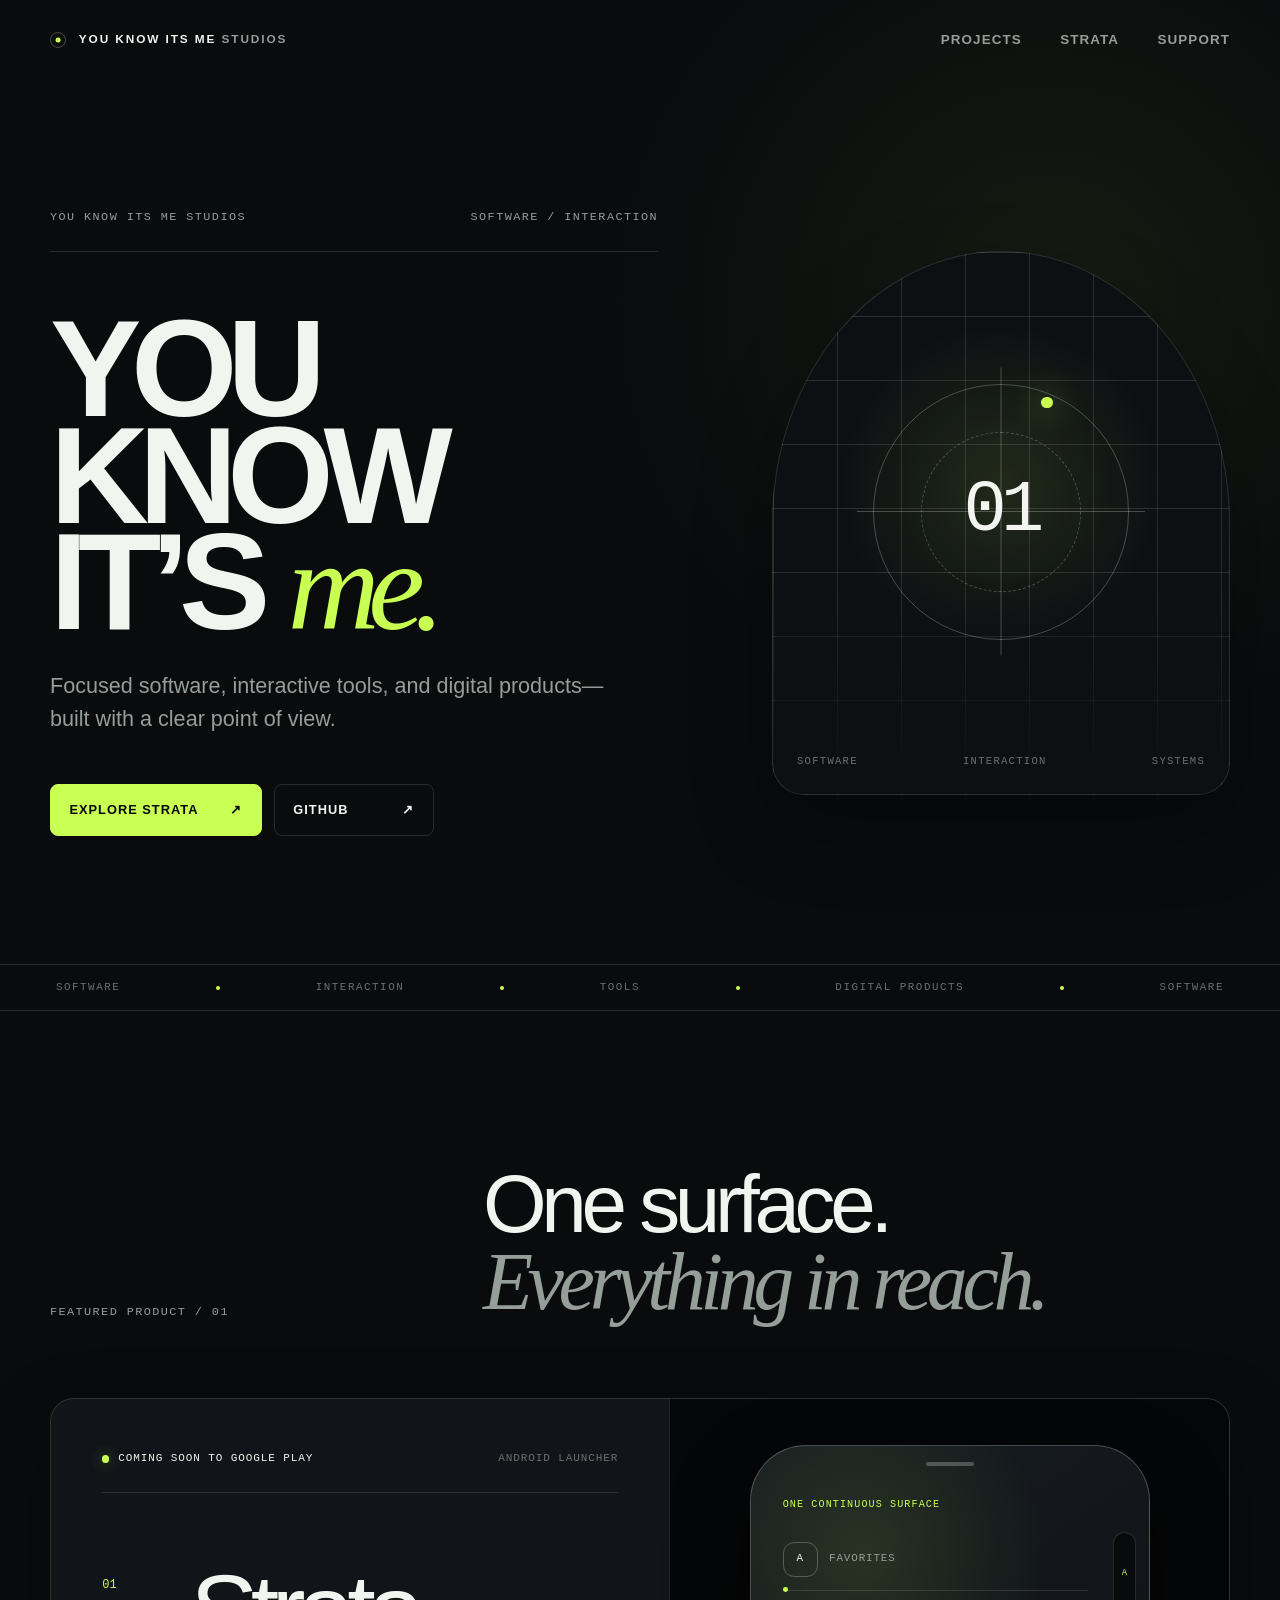
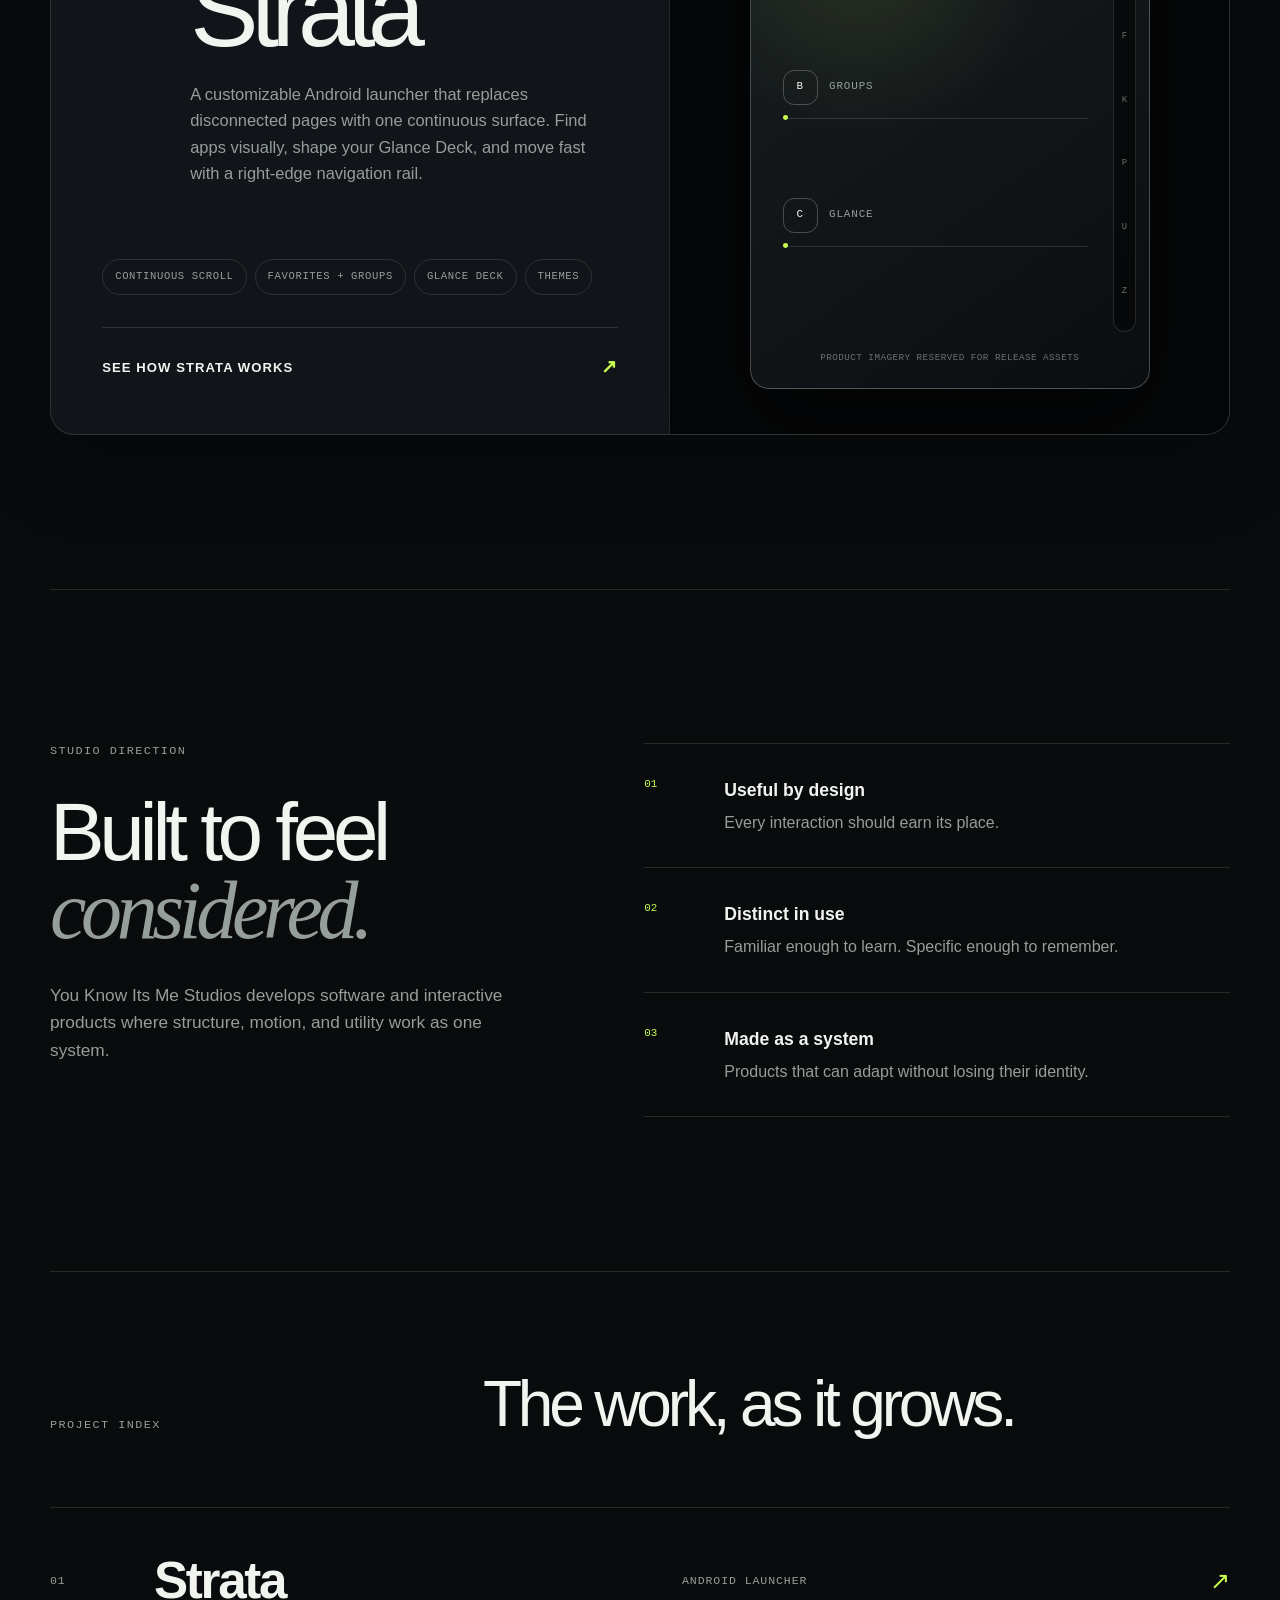
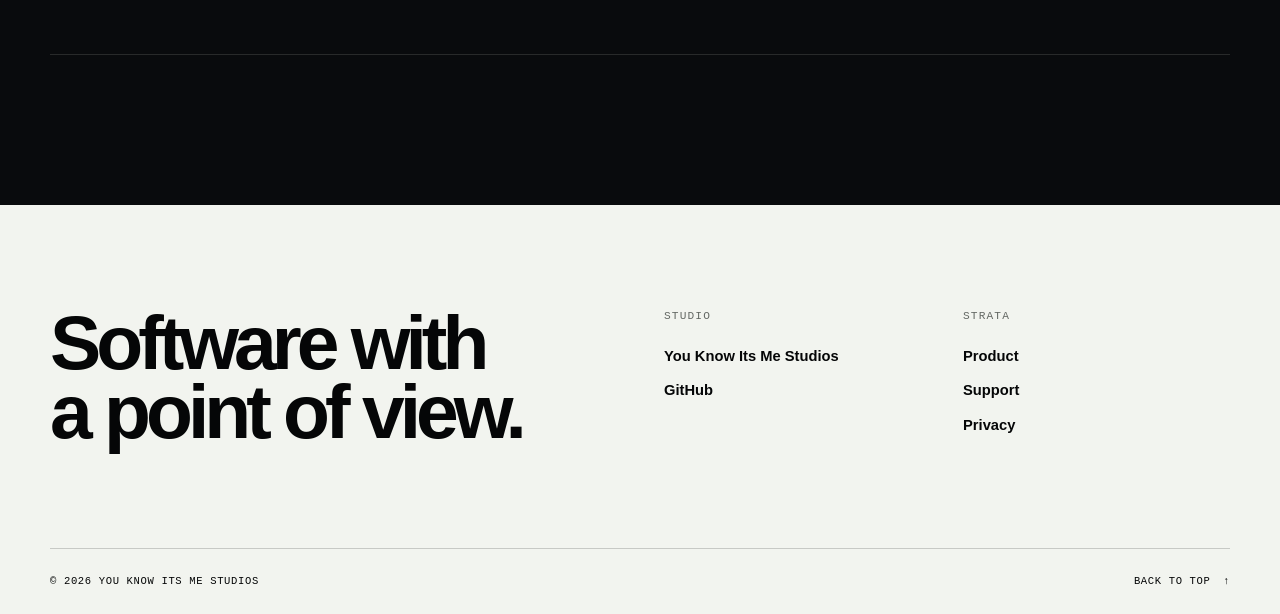
<file: index.html>
<!doctype html>
<html lang="en">
  <head>
    <meta charset="utf-8">
    <meta name="viewport" content="width=device-width, initial-scale=1">
    <meta name="google-site-verification" content="4R4cerbUJGFpOKjUoRW-4Jpmn5m5QRYNYED318s_ZWQ" />
    <meta name="description" content="You Know Its Me Studios builds focused software, interactive tools, and digital products. Explore Strata, a customizable Android launcher.">
    <meta name="theme-color" content="#090b0d">
    <meta property="og:title" content="You Know Its Me Studios">
    <meta property="og:description" content="A software and interactive product studio. Explore Strata, a customizable Android launcher built as one continuous surface.">
    <meta property="og:type" content="website">
    <meta property="og:url" content="https://you-know-its-me-studios.github.io/youknowitsmestudios/">
    <title>You Know Its Me Studios</title>
    <link rel="icon" href="./assets/favicon.svg" type="image/svg+xml">
    <link rel="stylesheet" href="./styles.css?v=20260913-2">
    <script src="./script.js" defer></script>
  </head>
  <body>
    <a class="skip-link" href="#main-content">Skip to content</a>

    <header class="site-header" data-header>
      <div class="shell site-header__inner">
        <a class="wordmark" href="./" aria-label="You Know Its Me Studios home">
          <span class="wordmark__signal" aria-hidden="true"></span>
          <span>You Know Its Me <b>Studios</b></span>
        </a>

        <button class="menu-toggle" type="button" aria-expanded="false" aria-controls="site-navigation">
          <span class="menu-toggle__label">Menu</span>
          <span class="menu-toggle__icon" aria-hidden="true"><i></i><i></i></span>
        </button>

        <nav class="site-nav" id="site-navigation" aria-label="Primary navigation">
          <a href="#projects">Projects</a>
          <a href="./strata/">Strata</a>
          <a href="./support/strata/">Support</a>
        </nav>
      </div>
    </header>

    <main id="main-content">
      <section class="hero shell">
        <div class="hero__copy" data-reveal>
          <p class="eyebrow"><span>You Know Its Me Studios</span><span>Software / Interaction</span></p>
          <h1>You know<br>it’s <em>me.</em></h1>
          <p class="hero__lede">Focused software, interactive tools, and digital products—built with a clear point of view.</p>
          <div class="button-row">
            <a class="button button--primary" href="./strata/">Explore Strata <span aria-hidden="true">↗</span></a>
            <a class="button button--ghost" href="https://github.com/You-Know-Its-Me-Studios/youknowitsmestudios" target="_blank" rel="noreferrer">GitHub <span aria-hidden="true">↗</span></a>
          </div>
        </div>

        <div class="hero__graphic" aria-hidden="true" data-reveal>
          <div class="signal-field">
            <div class="signal-field__index">YK / IMS</div>
            <div class="signal-field__core">
              <span class="signal-field__axis"></span>
              <span class="signal-field__orbit signal-field__orbit--one"></span>
              <span class="signal-field__orbit signal-field__orbit--two"></span>
              <span class="signal-field__point"></span>
              <strong>01</strong>
            </div>
            <div class="signal-field__meta">
              <span>Software</span>
              <span>Interaction</span>
              <span>Systems</span>
            </div>
          </div>
        </div>
      </section>

      <section class="ticker" aria-label="Studio disciplines">
        <div class="ticker__track">
          <span>SOFTWARE</span><i></i><span>INTERACTION</span><i></i><span>TOOLS</span><i></i><span>DIGITAL PRODUCTS</span><i></i><span>SOFTWARE</span>
        </div>
      </section>

      <section class="section shell" id="projects">
        <div class="section-heading" data-reveal>
          <p class="eyebrow">Featured product / 01</p>
          <h2>One surface.<br><span>Everything in reach.</span></h2>
        </div>

        <article class="product-card" data-reveal>
          <div class="product-card__content">
            <div class="product-card__topline">
              <span class="status"><i aria-hidden="true"></i> Coming soon to Google Play</span>
              <span class="mono">Android launcher</span>
            </div>
            <div class="product-card__body">
              <p class="product-card__number">01</p>
              <div>
                <h3>Strata</h3>
                <p>A customizable Android launcher that replaces disconnected pages with one continuous surface. Find apps visually, shape your Glance Deck, and move fast with a right-edge navigation rail.</p>
              </div>
            </div>
            <ul class="tag-list" aria-label="Strata highlights">
              <li>Continuous scroll</li>
              <li>Favorites + groups</li>
              <li>Glance Deck</li>
              <li>Themes</li>
            </ul>
            <a class="text-link" href="./strata/">See how Strata works <span aria-hidden="true">↗</span></a>
          </div>

          <div class="product-card__visual" aria-label="Strata product visual placeholder">
            <div class="surface-map">
              <p class="surface-map__label">ONE CONTINUOUS SURFACE</p>
              <div class="surface-map__line surface-map__line--a"></div>
              <div class="surface-map__line surface-map__line--b"></div>
              <div class="surface-map__line surface-map__line--c"></div>
              <div class="surface-map__marker surface-map__marker--a"><span>A</span> Favorites</div>
              <div class="surface-map__marker surface-map__marker--b"><span>B</span> Groups</div>
              <div class="surface-map__marker surface-map__marker--c"><span>C</span> Glance</div>
              <div class="surface-map__rail">
                <span>A</span><span>F</span><span>K</span><span>P</span><span>U</span><span>Z</span>
              </div>
              <p class="surface-map__note">Product imagery reserved for release assets</p>
            </div>
          </div>
        </article>
      </section>

      <section class="section section--studio shell">
        <div class="studio-intro" data-reveal>
          <p class="eyebrow">Studio direction</p>
          <h2>Built to feel<br><span>considered.</span></h2>
          <p>You Know Its Me Studios develops software and interactive products where structure, motion, and utility work as one system.</p>
        </div>

        <div class="principles" data-reveal>
          <article>
            <span class="principles__index">01</span>
            <h3>Useful by design</h3>
            <p>Every interaction should earn its place.</p>
          </article>
          <article>
            <span class="principles__index">02</span>
            <h3>Distinct in use</h3>
            <p>Familiar enough to learn. Specific enough to remember.</p>
          </article>
          <article>
            <span class="principles__index">03</span>
            <h3>Made as a system</h3>
            <p>Products that can adapt without losing their identity.</p>
          </article>
        </div>
      </section>

      <section class="project-index shell" aria-labelledby="project-index-title" data-reveal>
        <div>
          <p class="eyebrow">Project index</p>
          <h2 id="project-index-title">The work, as it grows.</h2>
        </div>
        <a class="project-row" href="./strata/">
          <span class="project-row__index">01</span>
          <span class="project-row__name">Strata</span>
          <span class="project-row__type">Android launcher</span>
          <span class="project-row__arrow" aria-hidden="true">↗</span>
        </a>
      </section>
    </main>

    <footer class="site-footer">
      <div class="shell site-footer__top">
        <p class="site-footer__statement">Software with<br>a point of view.</p>
        <div class="site-footer__links">
          <div>
            <p>Studio</p>
            <a href="./">You Know Its Me Studios</a>
            <a href="https://github.com/You-Know-Its-Me-Studios/youknowitsmestudios" target="_blank" rel="noreferrer">GitHub</a>
          </div>
          <div>
            <p>Strata</p>
            <a href="./strata/">Product</a>
            <a href="./support/strata/">Support</a>
            <a href="./privacy/strata/">Privacy</a>
          </div>
        </div>
      </div>
      <div class="shell site-footer__bottom">
        <p>© <span data-current-year>2026</span> You Know Its Me Studios</p>
        <a href="#main-content">Back to top <span aria-hidden="true">↑</span></a>
      </div>
    </footer>
  </body>
</html>
</file>
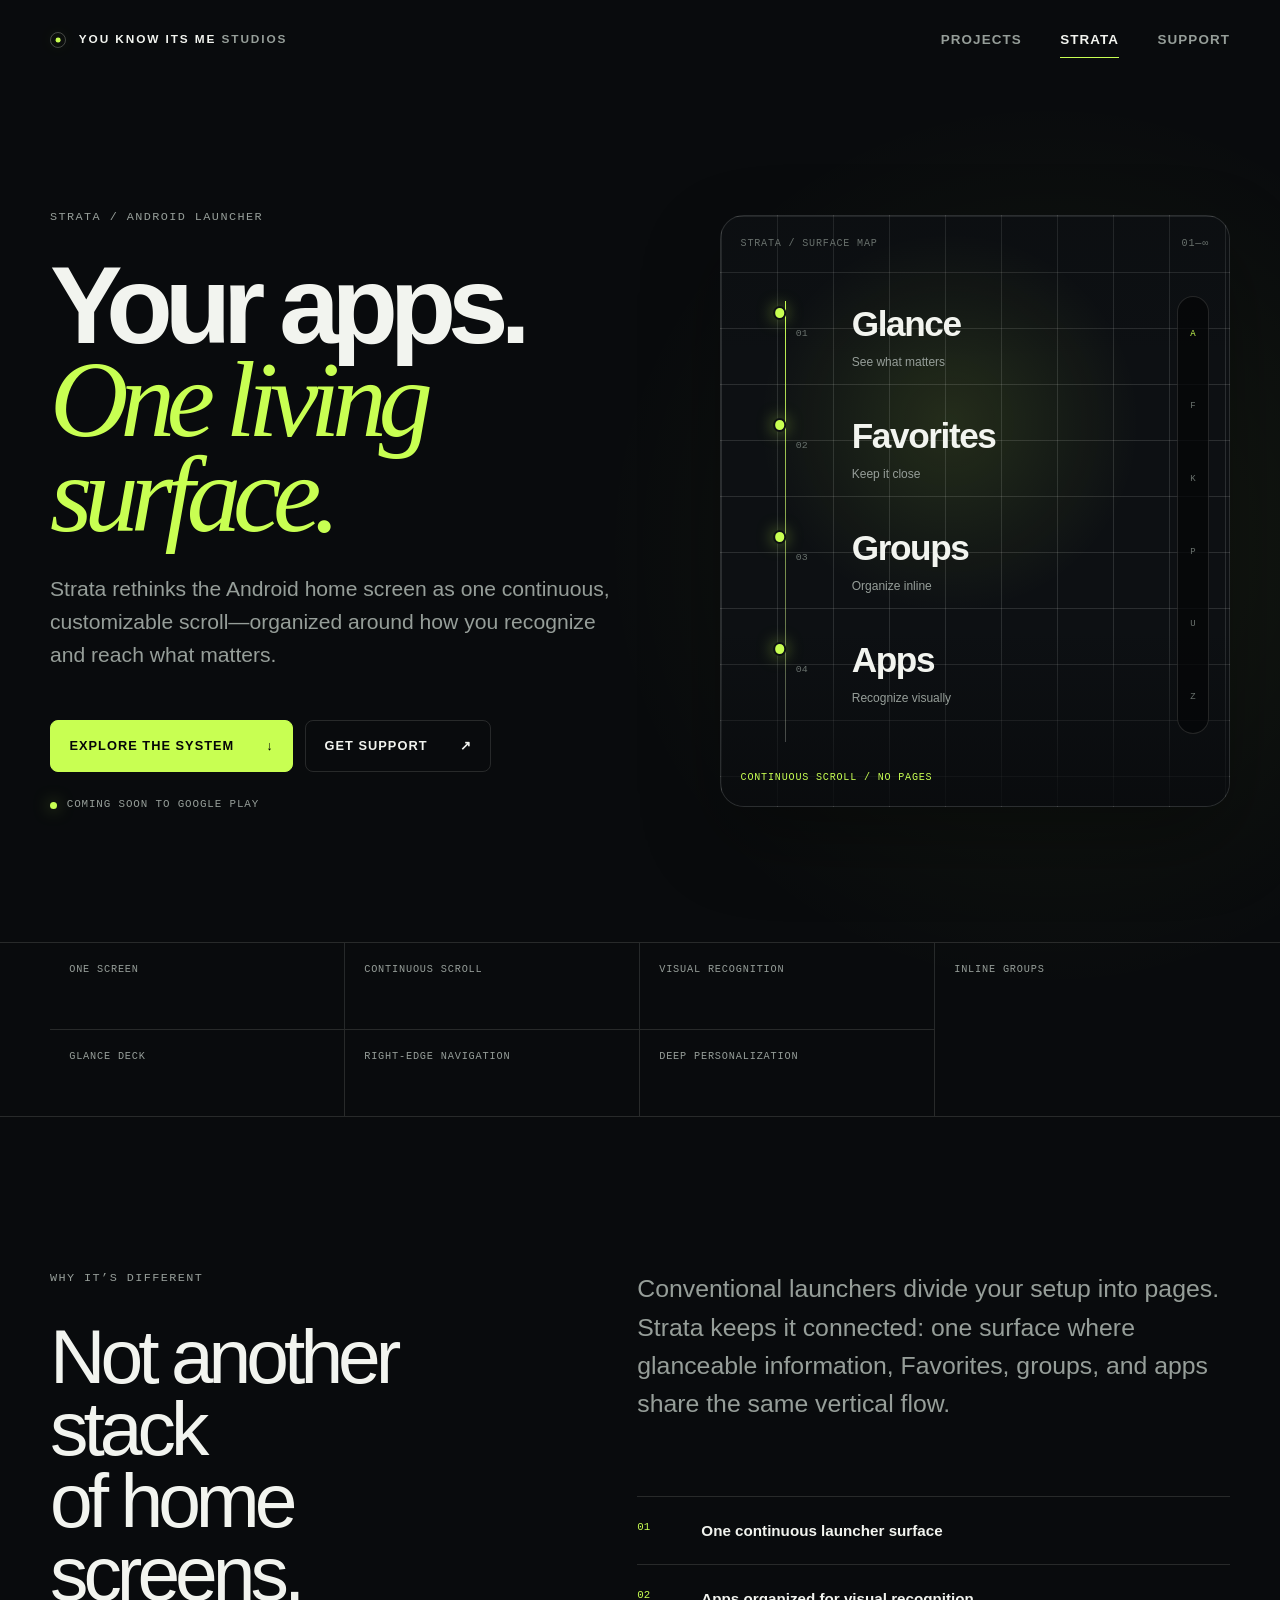
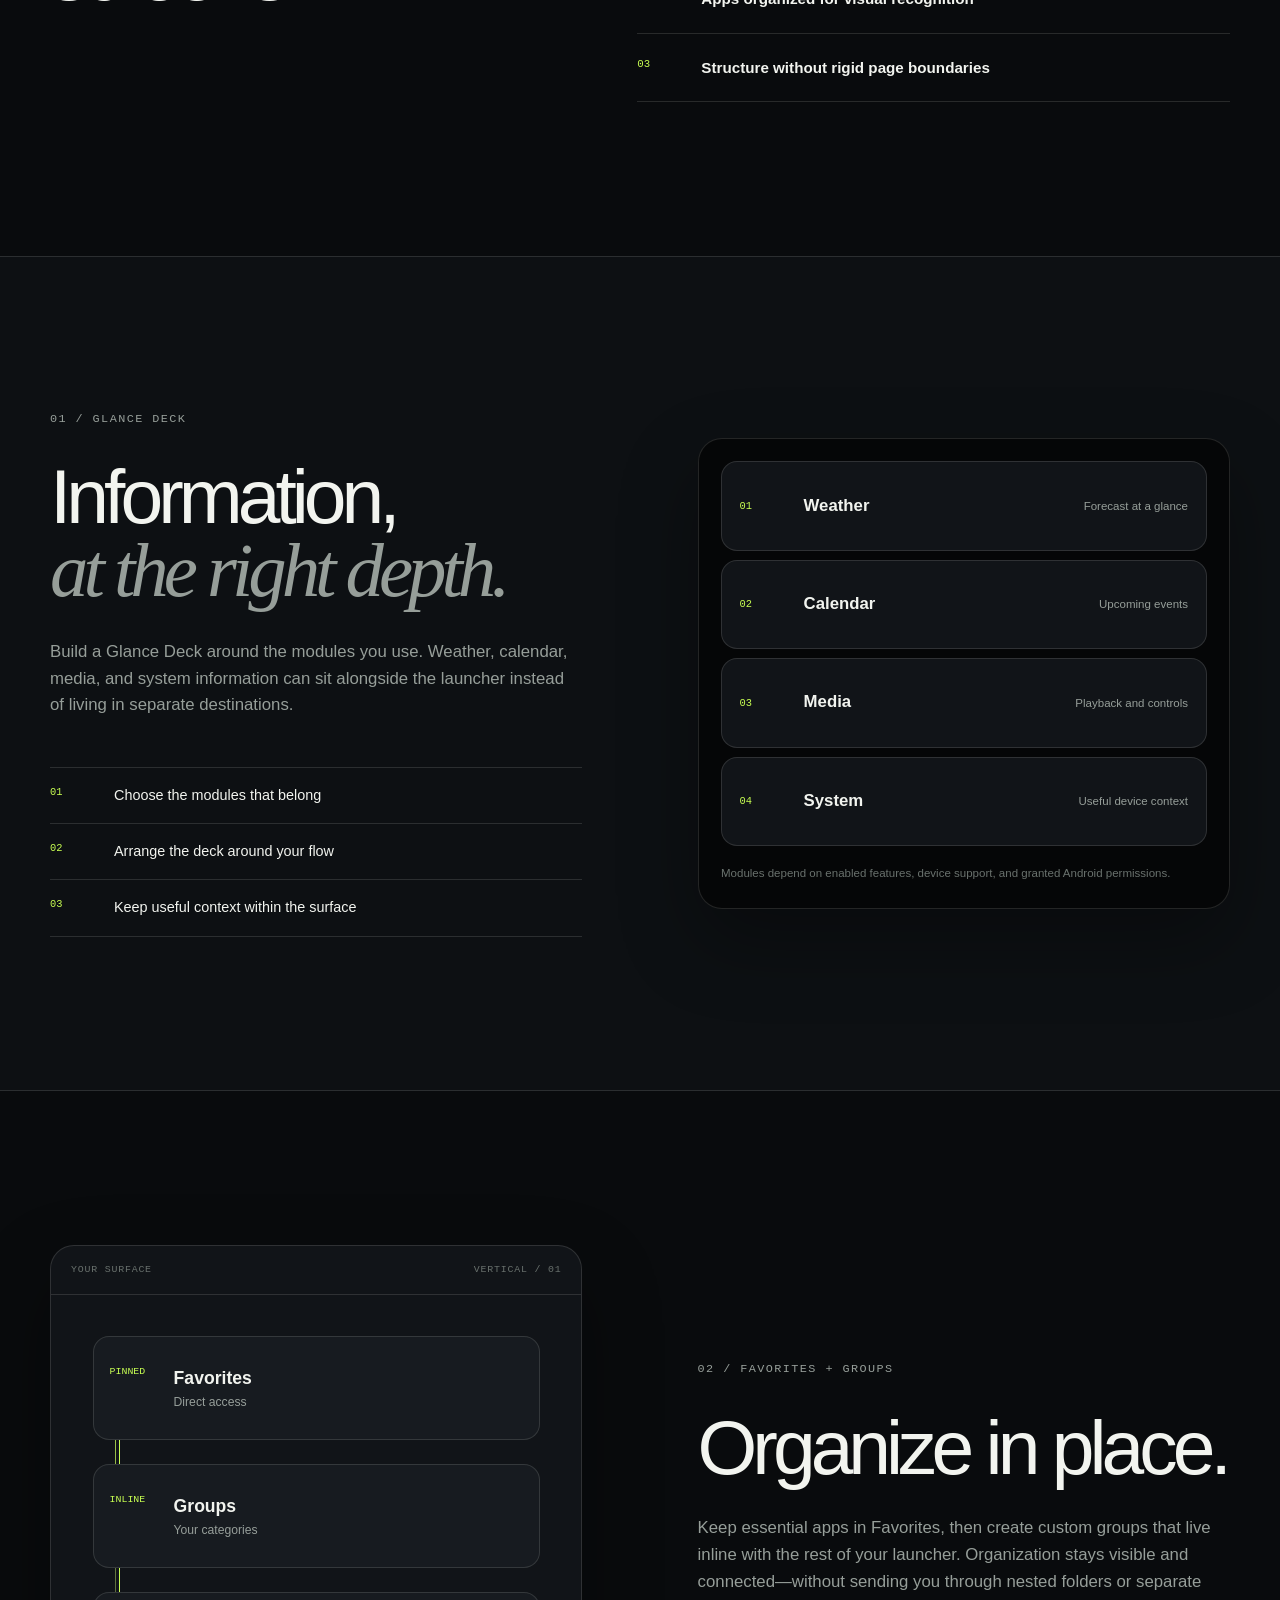
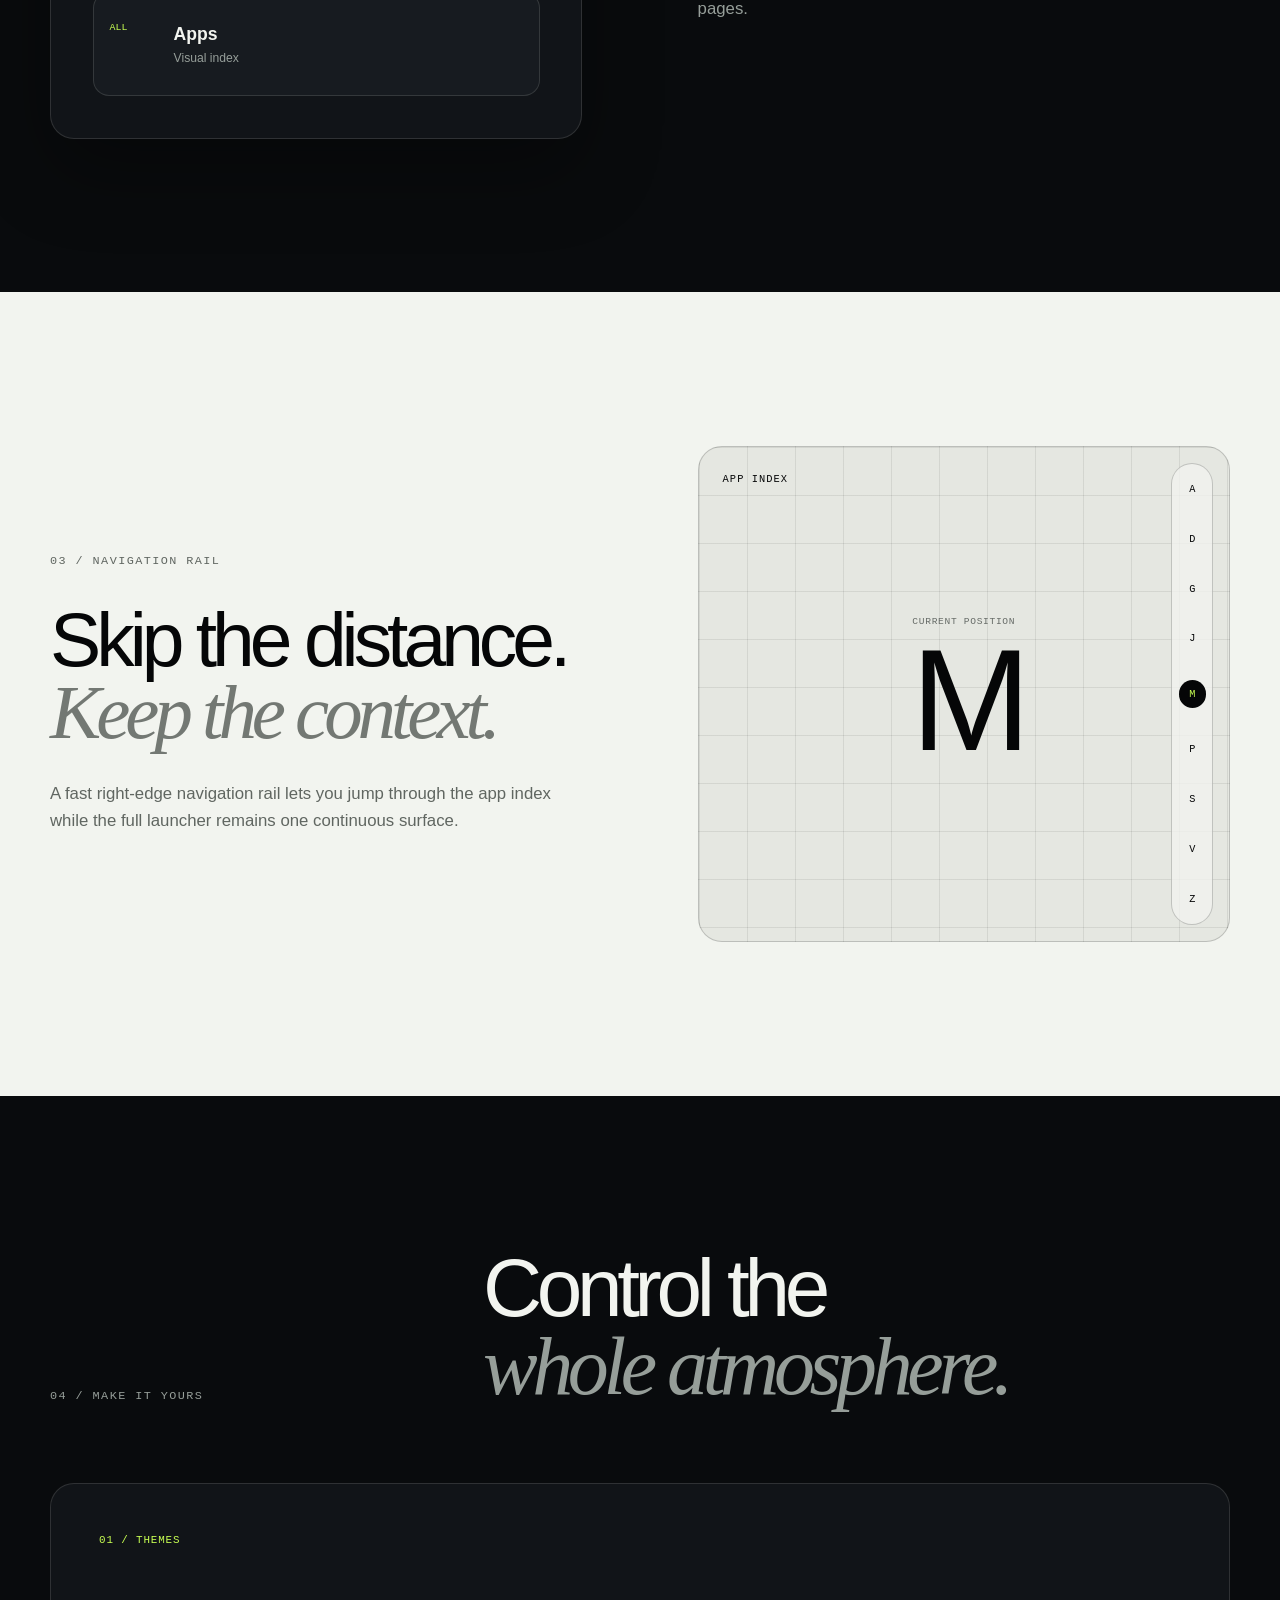
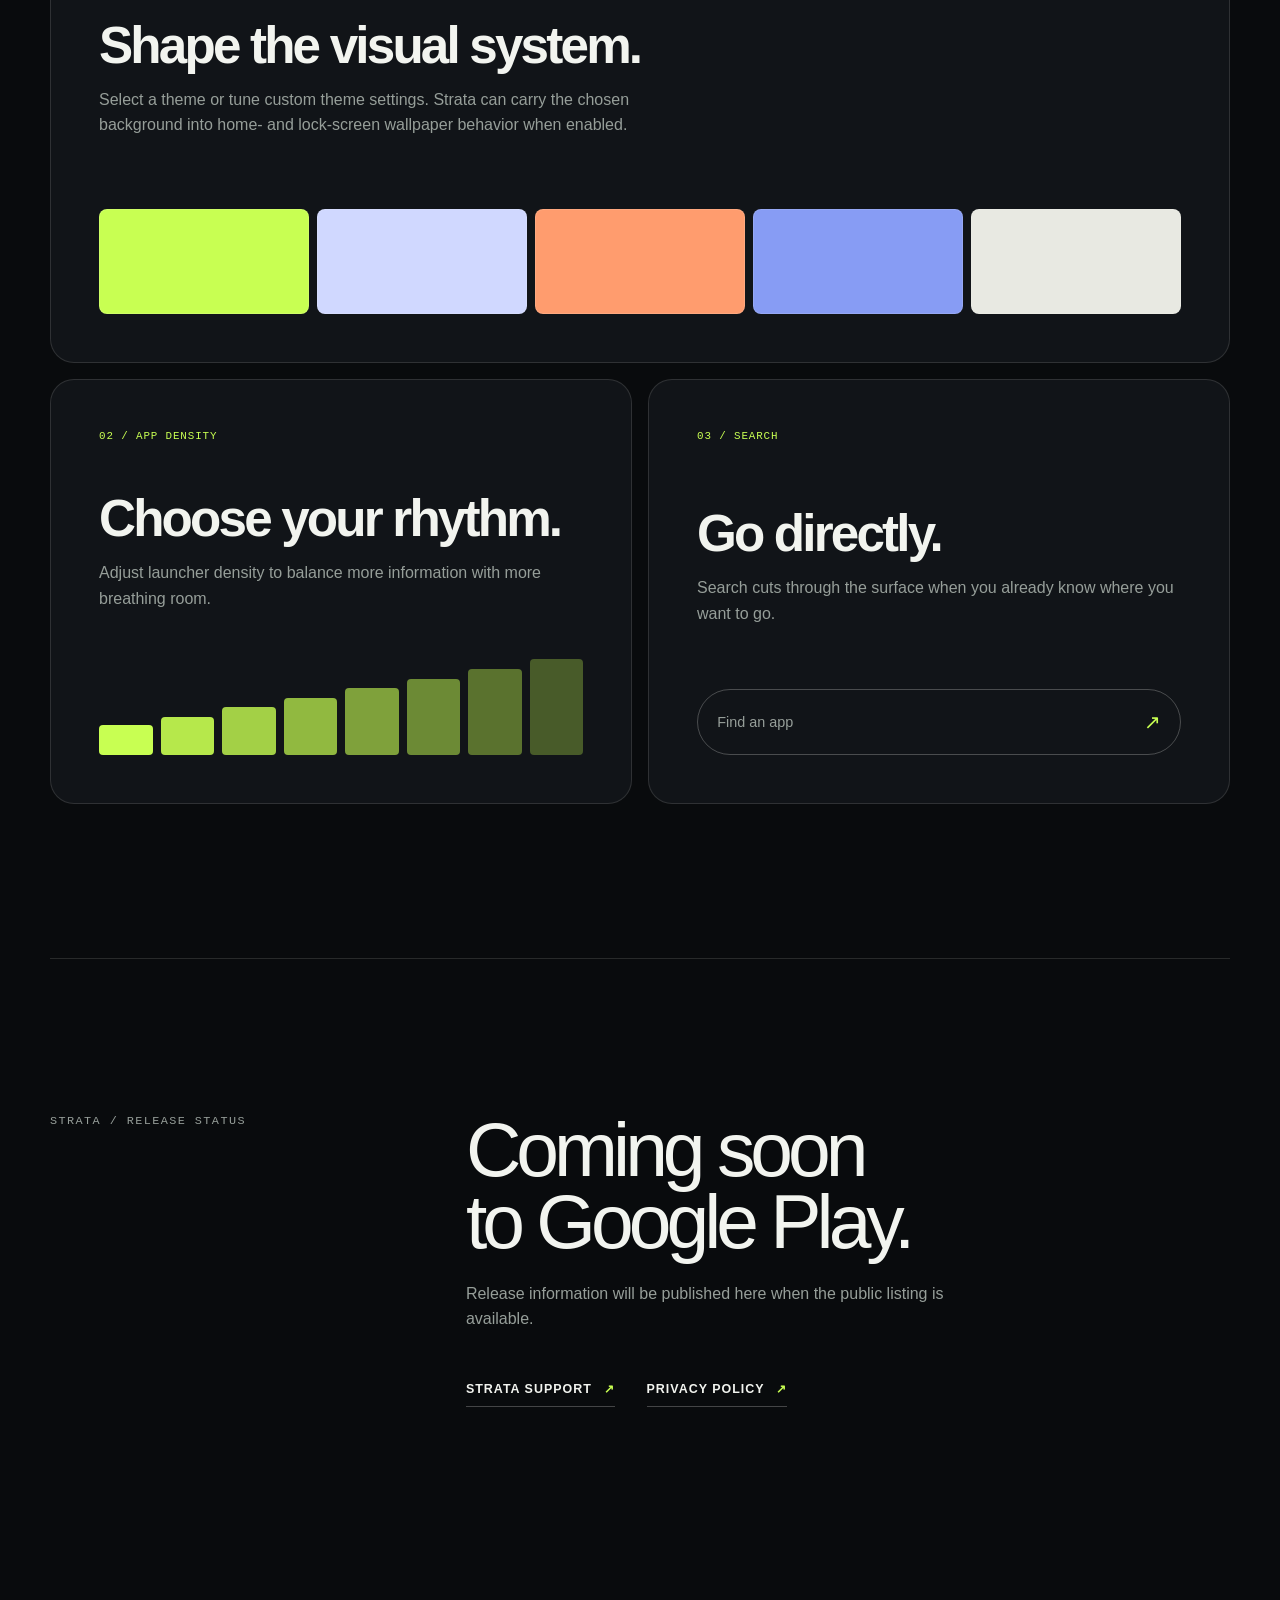
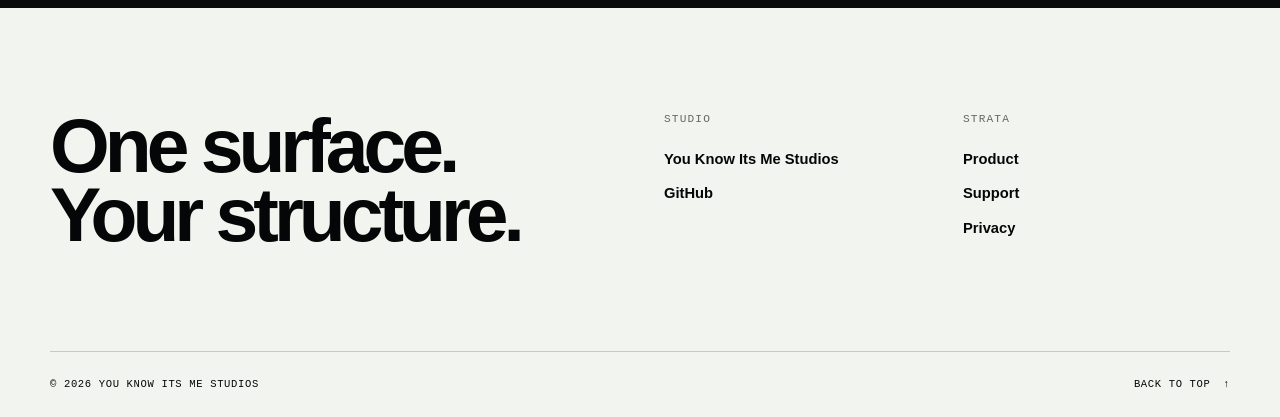
<file: strata/index.html>
<!doctype html>
<html lang="en">
  <head>
    <meta charset="utf-8">
    <meta name="viewport" content="width=device-width, initial-scale=1">
    <meta name="description" content="Strata is a customizable Android launcher built around one continuous surface, visual app organization, a flexible Glance Deck, and fast navigation.">
    <meta name="theme-color" content="#090b0d">
    <meta property="og:title" content="Strata | You Know Its Me Studios">
    <meta property="og:description" content="One screen. One continuous scroll. A deeply customizable Android launcher from You Know Its Me Studios.">
    <meta property="og:type" content="website">
    <meta property="og:url" content="https://you-know-its-me-studios.github.io/youknowitsmestudios/strata/">
    <title>Strata | You Know Its Me Studios</title>
    <link rel="icon" href="../assets/favicon.svg" type="image/svg+xml">
    <link rel="stylesheet" href="../styles.css?v=20260913-2">
    <script src="../script.js" defer></script>
  </head>
  <body>
    <a class="skip-link" href="#main-content">Skip to content</a>

    <header class="site-header" data-header>
      <div class="shell site-header__inner">
        <a class="wordmark" href="../" aria-label="You Know Its Me Studios home">
          <span class="wordmark__signal" aria-hidden="true"></span>
          <span>You Know Its Me <b>Studios</b></span>
        </a>
        <button class="menu-toggle" type="button" aria-expanded="false" aria-controls="site-navigation">
          <span class="menu-toggle__label">Menu</span>
          <span class="menu-toggle__icon" aria-hidden="true"><i></i><i></i></span>
        </button>
        <nav class="site-nav" id="site-navigation" aria-label="Primary navigation">
          <a href="../#projects">Projects</a>
          <a href="./" aria-current="page">Strata</a>
          <a href="../support/strata/">Support</a>
        </nav>
      </div>
    </header>

    <main id="main-content">
      <section class="product-hero shell">
        <div class="product-hero__copy" data-reveal>
          <p class="eyebrow">Strata / Android launcher</p>
          <h1>Your apps.<br><span>One living surface.</span></h1>
          <p class="product-hero__lede">Strata rethinks the Android home screen as one continuous, customizable scroll—organized around how you recognize and reach what matters.</p>
          <div class="button-row">
            <a class="button button--primary" href="#inside-strata">Explore the system <span aria-hidden="true">↓</span></a>
            <a class="button button--ghost" href="../support/strata/">Get support <span aria-hidden="true">↗</span></a>
          </div>
          <p class="availability"><i aria-hidden="true"></i> Coming soon to Google Play</p>
        </div>

        <div class="product-hero__visual" aria-label="Abstract map of the continuous Strata launcher surface" data-reveal>
          <div class="flow-map">
            <div class="flow-map__header"><span>STRATA / SURFACE MAP</span><span>01—∞</span></div>
            <div class="flow-map__path" aria-hidden="true"></div>
            <div class="flow-map__node flow-map__node--one"><small>01</small><strong>Glance</strong><span>See what matters</span></div>
            <div class="flow-map__node flow-map__node--two"><small>02</small><strong>Favorites</strong><span>Keep it close</span></div>
            <div class="flow-map__node flow-map__node--three"><small>03</small><strong>Groups</strong><span>Organize inline</span></div>
            <div class="flow-map__node flow-map__node--four"><small>04</small><strong>Apps</strong><span>Recognize visually</span></div>
            <div class="flow-map__rail" aria-hidden="true"><span>A</span><span>F</span><span>K</span><span>P</span><span>U</span><span>Z</span></div>
            <p class="flow-map__footer">CONTINUOUS SCROLL / NO PAGES</p>
          </div>
        </div>
      </section>

      <section class="identity-strip" aria-label="Strata product principles">
        <div class="shell identity-strip__grid">
          <span>One screen</span>
          <span>Continuous scroll</span>
          <span>Visual recognition</span>
          <span>Inline groups</span>
          <span>Glance Deck</span>
          <span>Right-edge navigation</span>
          <span>Deep personalization</span>
        </div>
      </section>

      <section class="section product-intro shell" id="inside-strata">
        <div data-reveal>
          <p class="eyebrow">Why it’s different</p>
          <h2>Not another stack<br>of home screens.</h2>
        </div>
        <div class="product-intro__copy" data-reveal>
          <p class="lead-copy">Conventional launchers divide your setup into pages. Strata keeps it connected: one surface where glanceable information, Favorites, groups, and apps share the same vertical flow.</p>
          <div class="comparison-list">
            <div><span>01</span><strong>One continuous launcher surface</strong></div>
            <div><span>02</span><strong>Apps organized for visual recognition</strong></div>
            <div><span>03</span><strong>Structure without rigid page boundaries</strong></div>
          </div>
        </div>
      </section>

      <section class="feature-panel feature-panel--glance">
        <div class="shell feature-panel__inner">
          <div class="feature-copy" data-reveal>
            <p class="eyebrow">01 / Glance Deck</p>
            <h2>Information,<br><span>at the right depth.</span></h2>
            <p>Build a Glance Deck around the modules you use. Weather, calendar, media, and system information can sit alongside the launcher instead of living in separate destinations.</p>
            <ul class="feature-points">
              <li><span>01</span>Choose the modules that belong</li>
              <li><span>02</span>Arrange the deck around your flow</li>
              <li><span>03</span>Keep useful context within the surface</li>
            </ul>
          </div>
          <div class="module-stack" aria-label="Diagram of available Glance Deck module types" data-reveal>
            <article><span class="module-stack__index">01</span><strong>Weather</strong><small>Forecast at a glance</small></article>
            <article><span class="module-stack__index">02</span><strong>Calendar</strong><small>Upcoming events</small></article>
            <article><span class="module-stack__index">03</span><strong>Media</strong><small>Playback and controls</small></article>
            <article><span class="module-stack__index">04</span><strong>System</strong><small>Useful device context</small></article>
            <p>Modules depend on enabled features, device support, and granted Android permissions.</p>
          </div>
        </div>
      </section>

      <section class="section shell feature-split">
        <div class="organize-map" aria-label="Diagram showing Favorites and custom groups inline on one surface" data-reveal>
          <div class="organize-map__bar"><span>YOUR SURFACE</span><span>VERTICAL / 01</span></div>
          <div class="organize-map__lane">
            <article><small>PINNED</small><strong>Favorites</strong><span>Direct access</span></article>
            <i aria-hidden="true"></i>
            <article><small>INLINE</small><strong>Groups</strong><span>Your categories</span></article>
            <i aria-hidden="true"></i>
            <article><small>ALL</small><strong>Apps</strong><span>Visual index</span></article>
          </div>
        </div>
        <div class="feature-copy" data-reveal>
          <p class="eyebrow">02 / Favorites + groups</p>
          <h2>Organize in place.</h2>
          <p>Keep essential apps in Favorites, then create custom groups that live inline with the rest of your launcher. Organization stays visible and connected—without sending you through nested folders or separate pages.</p>
        </div>
      </section>

      <section class="rail-section">
        <div class="shell rail-section__inner">
          <div class="feature-copy" data-reveal>
            <p class="eyebrow">03 / Navigation rail</p>
            <h2>Skip the distance.<br><span>Keep the context.</span></h2>
            <p>A fast right-edge navigation rail lets you jump through the app index while the full launcher remains one continuous surface.</p>
          </div>
          <div class="rail-demo" aria-label="Alphabetical right-edge navigation rail diagram" data-reveal>
            <p>APP INDEX</p>
            <div class="rail-demo__field"><span>Current position</span><strong>M</strong></div>
            <div class="rail-demo__letters" aria-hidden="true"><span>A</span><span>D</span><span>G</span><span>J</span><span class="is-active">M</span><span>P</span><span>S</span><span>V</span><span>Z</span></div>
          </div>
        </div>
      </section>

      <section class="section shell control-section">
        <div class="section-heading" data-reveal>
          <p class="eyebrow">04 / Make it yours</p>
          <h2>Control the<br><span>whole atmosphere.</span></h2>
        </div>
        <div class="control-grid">
          <article class="control-card control-card--wide" data-reveal>
            <p class="control-card__index">01 / Themes</p>
            <div>
              <h3>Shape the visual system.</h3>
              <p>Select a theme or tune custom theme settings. Strata can carry the chosen background into home- and lock-screen wallpaper behavior when enabled.</p>
            </div>
            <div class="swatches" aria-label="Abstract theme swatches">
              <i></i><i></i><i></i><i></i><i></i>
            </div>
          </article>
          <article class="control-card" data-reveal>
            <p class="control-card__index">02 / App density</p>
            <div>
              <h3>Choose your rhythm.</h3>
              <p>Adjust launcher density to balance more information with more breathing room.</p>
            </div>
            <div class="density-scale" aria-hidden="true"><span></span><span></span><span></span><span></span><span></span><span></span><span></span><span></span></div>
          </article>
          <article class="control-card" data-reveal>
            <p class="control-card__index">03 / Search</p>
            <div>
              <h3>Go directly.</h3>
              <p>Search cuts through the surface when you already know where you want to go.</p>
            </div>
            <div class="search-line" aria-hidden="true"><span>Find an app</span><i>↗</i></div>
          </article>
        </div>
      </section>

      <section class="product-cta shell" data-reveal>
        <p class="eyebrow">Strata / Release status</p>
        <div>
          <h2>Coming soon<br>to Google Play.</h2>
          <p>Release information will be published here when the public listing is available.</p>
          <div class="inline-links">
            <a href="../support/strata/">Strata Support <span aria-hidden="true">↗</span></a>
            <a href="../privacy/strata/">Privacy Policy <span aria-hidden="true">↗</span></a>
          </div>
        </div>
      </section>
    </main>

    <footer class="site-footer">
      <div class="shell site-footer__top">
        <p class="site-footer__statement">One surface.<br>Your structure.</p>
        <div class="site-footer__links">
          <div>
            <p>Studio</p>
            <a href="../">You Know Its Me Studios</a>
            <a href="https://github.com/You-Know-Its-Me-Studios/youknowitsmestudios" target="_blank" rel="noreferrer">GitHub</a>
          </div>
          <div>
            <p>Strata</p>
            <a href="./">Product</a>
            <a href="../support/strata/">Support</a>
            <a href="../privacy/strata/">Privacy</a>
          </div>
        </div>
      </div>
      <div class="shell site-footer__bottom">
        <p>© <span data-current-year>2026</span> You Know Its Me Studios</p>
        <a href="#main-content">Back to top <span aria-hidden="true">↑</span></a>
      </div>
    </footer>
  </body>
</html>
</file>
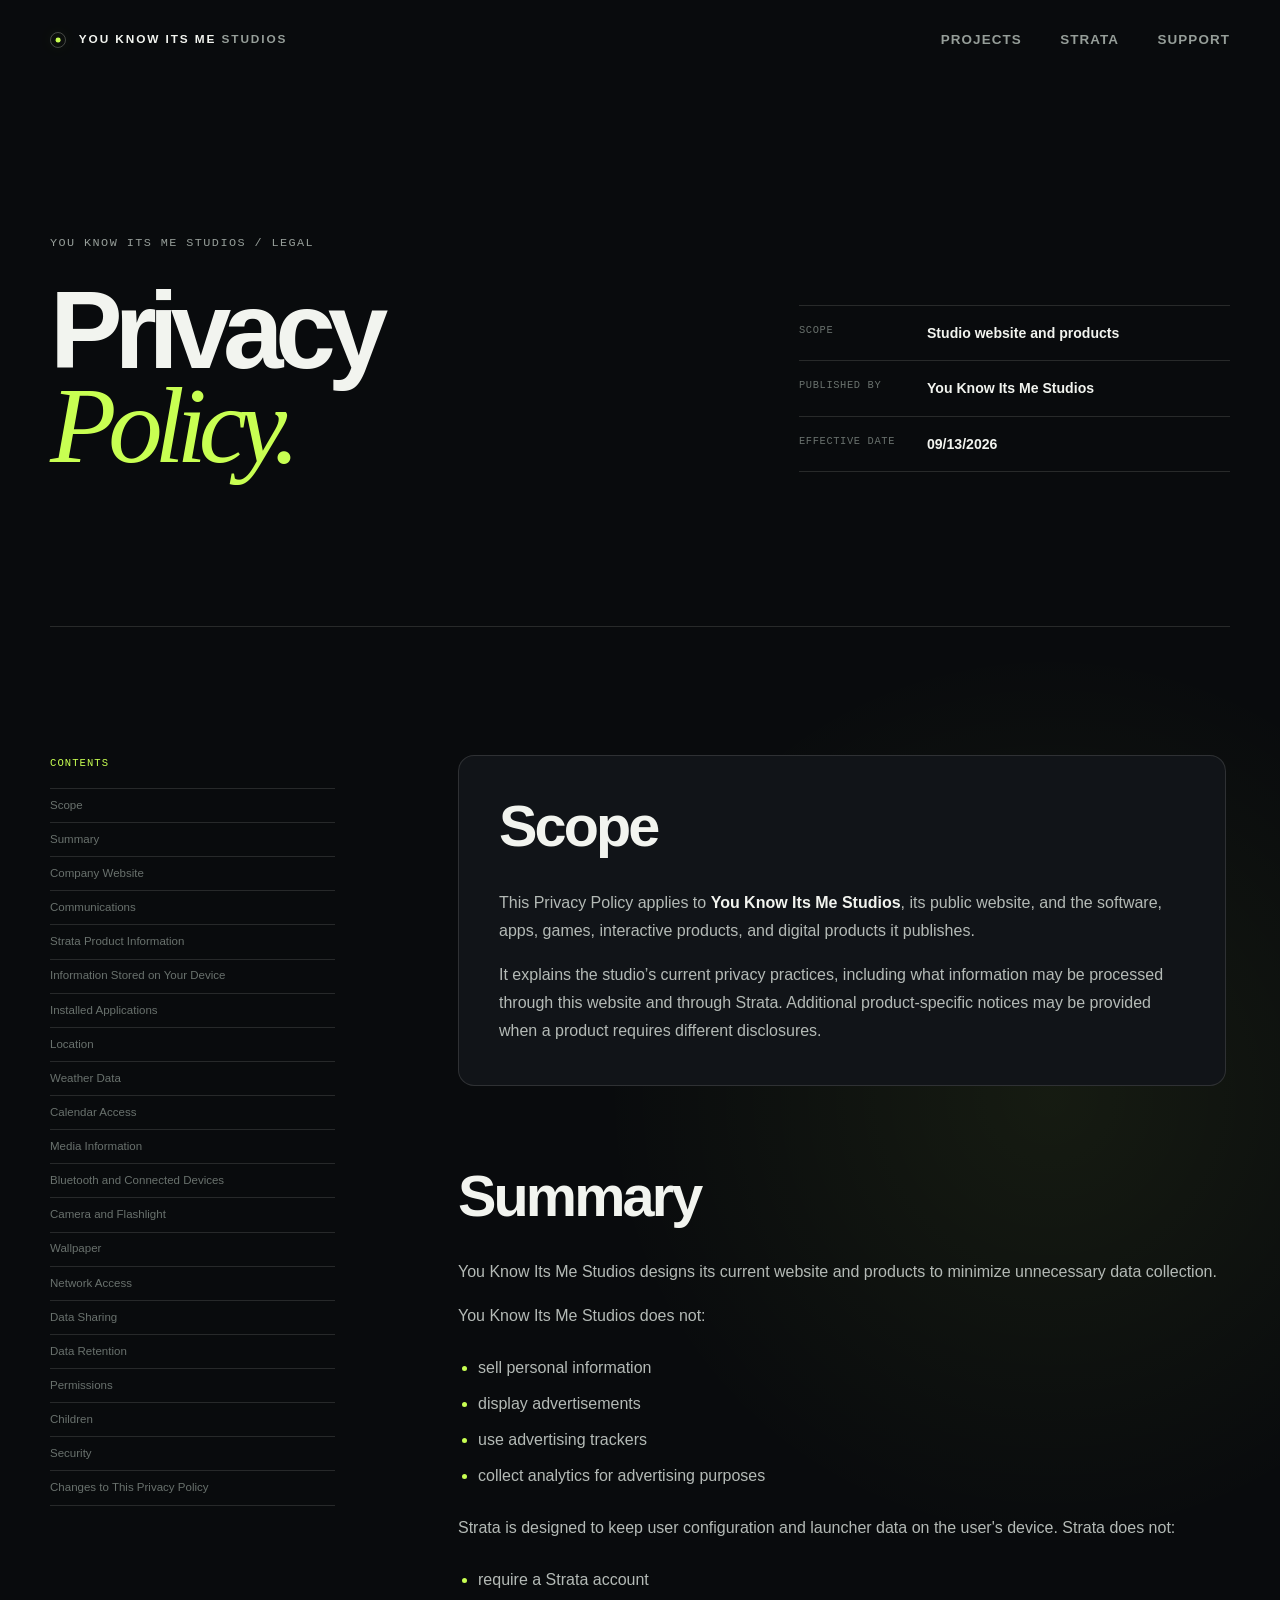
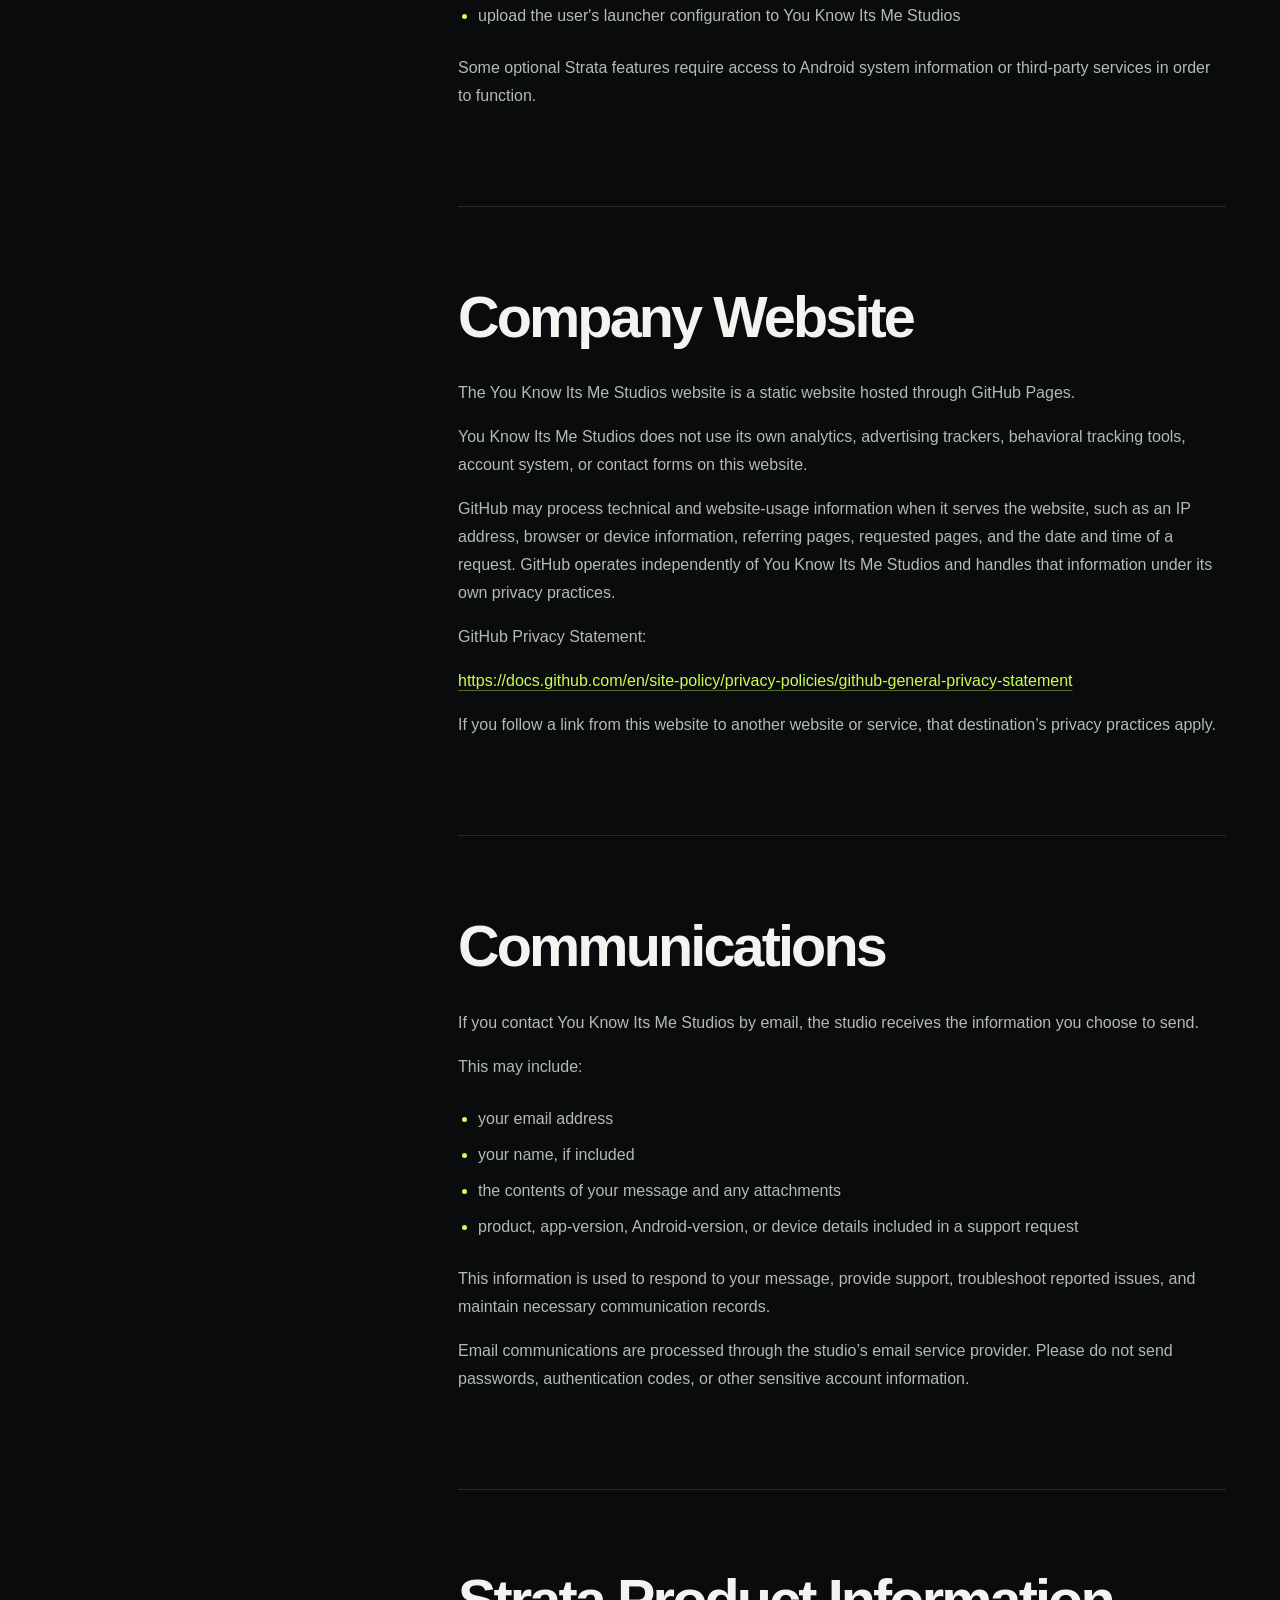
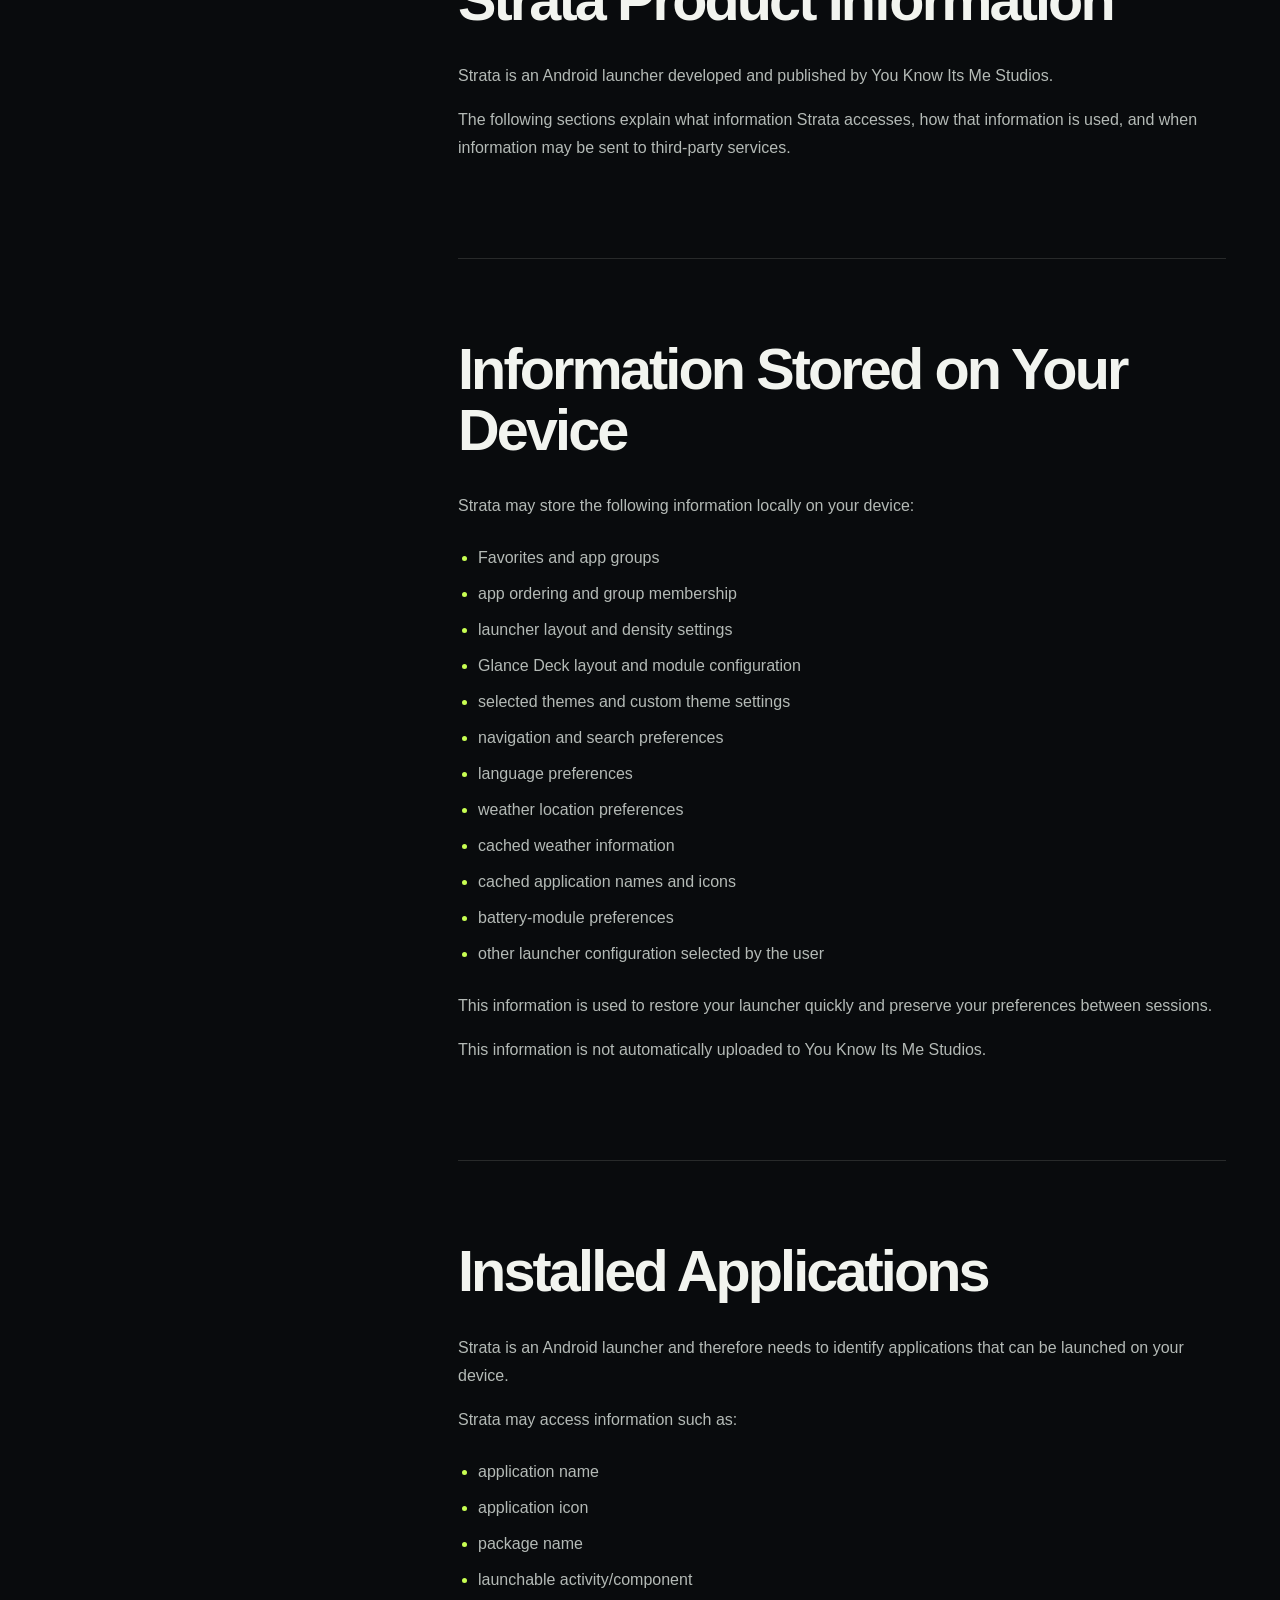
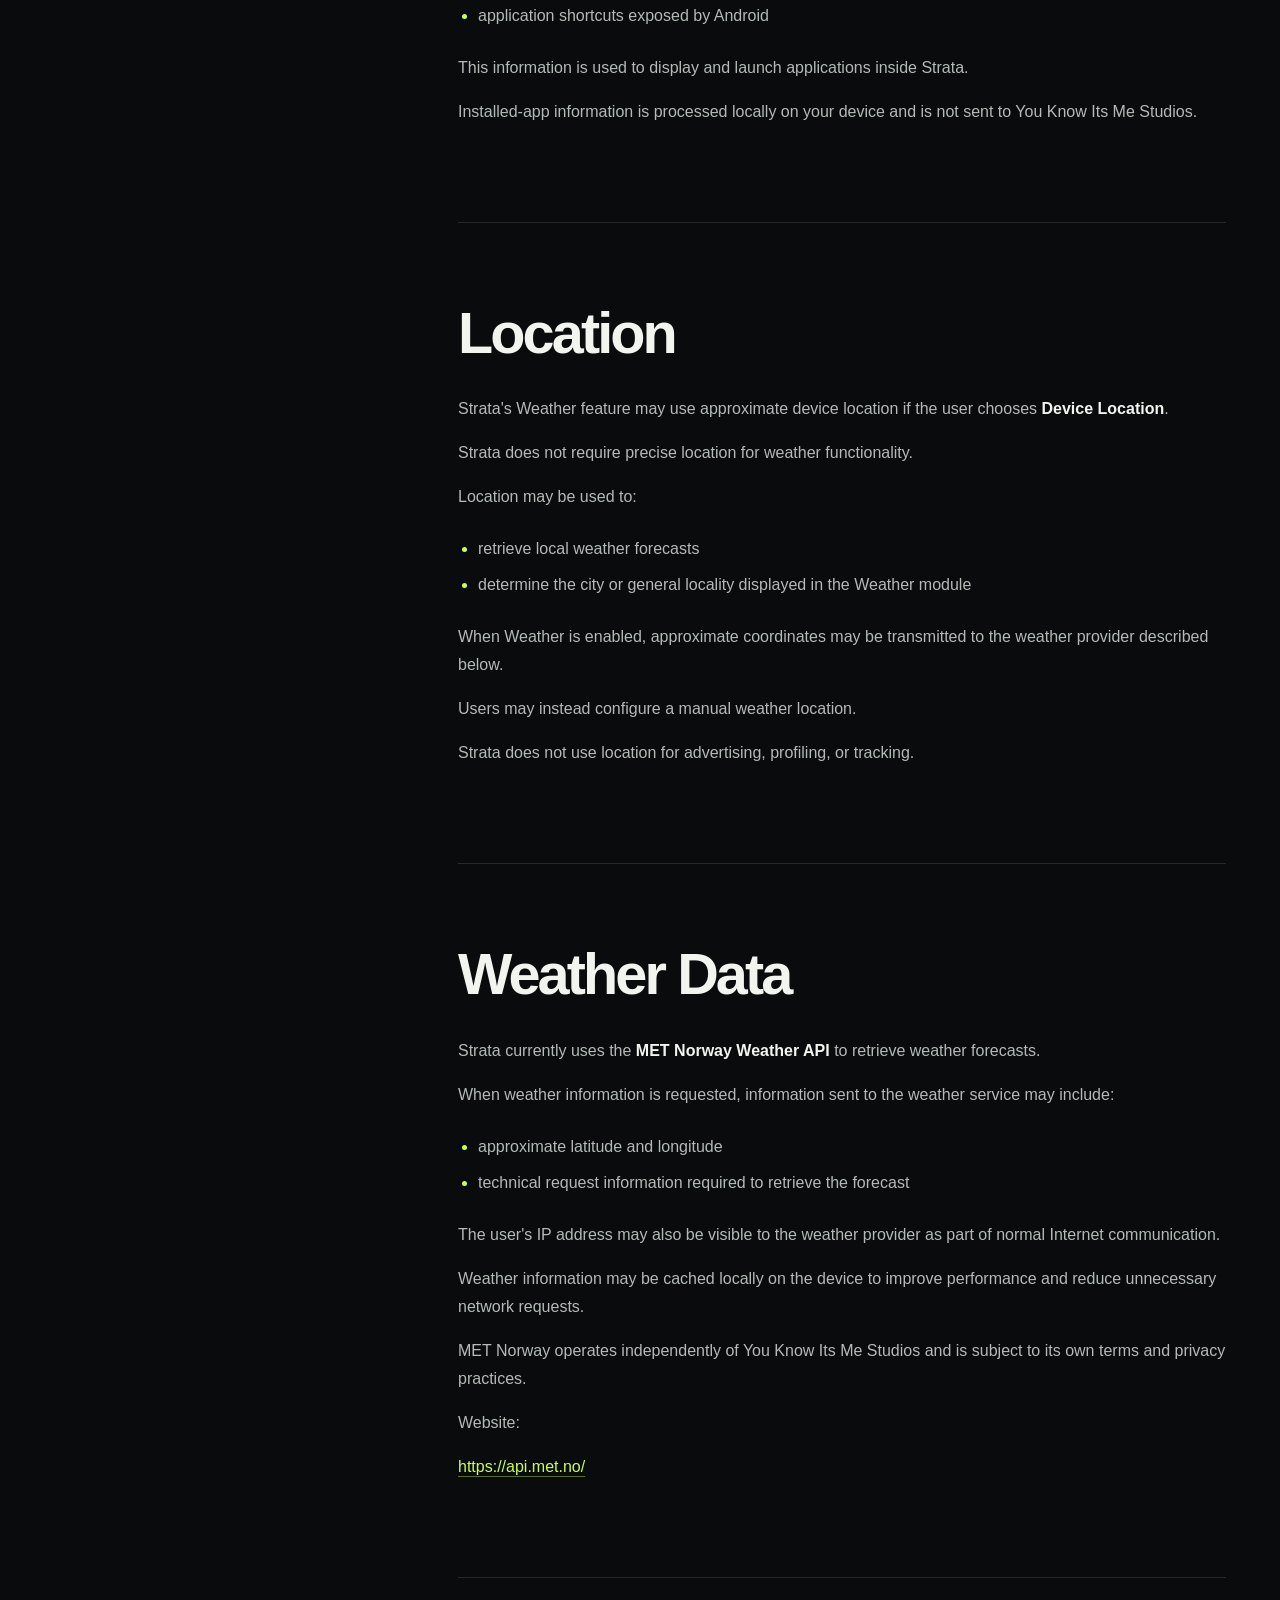
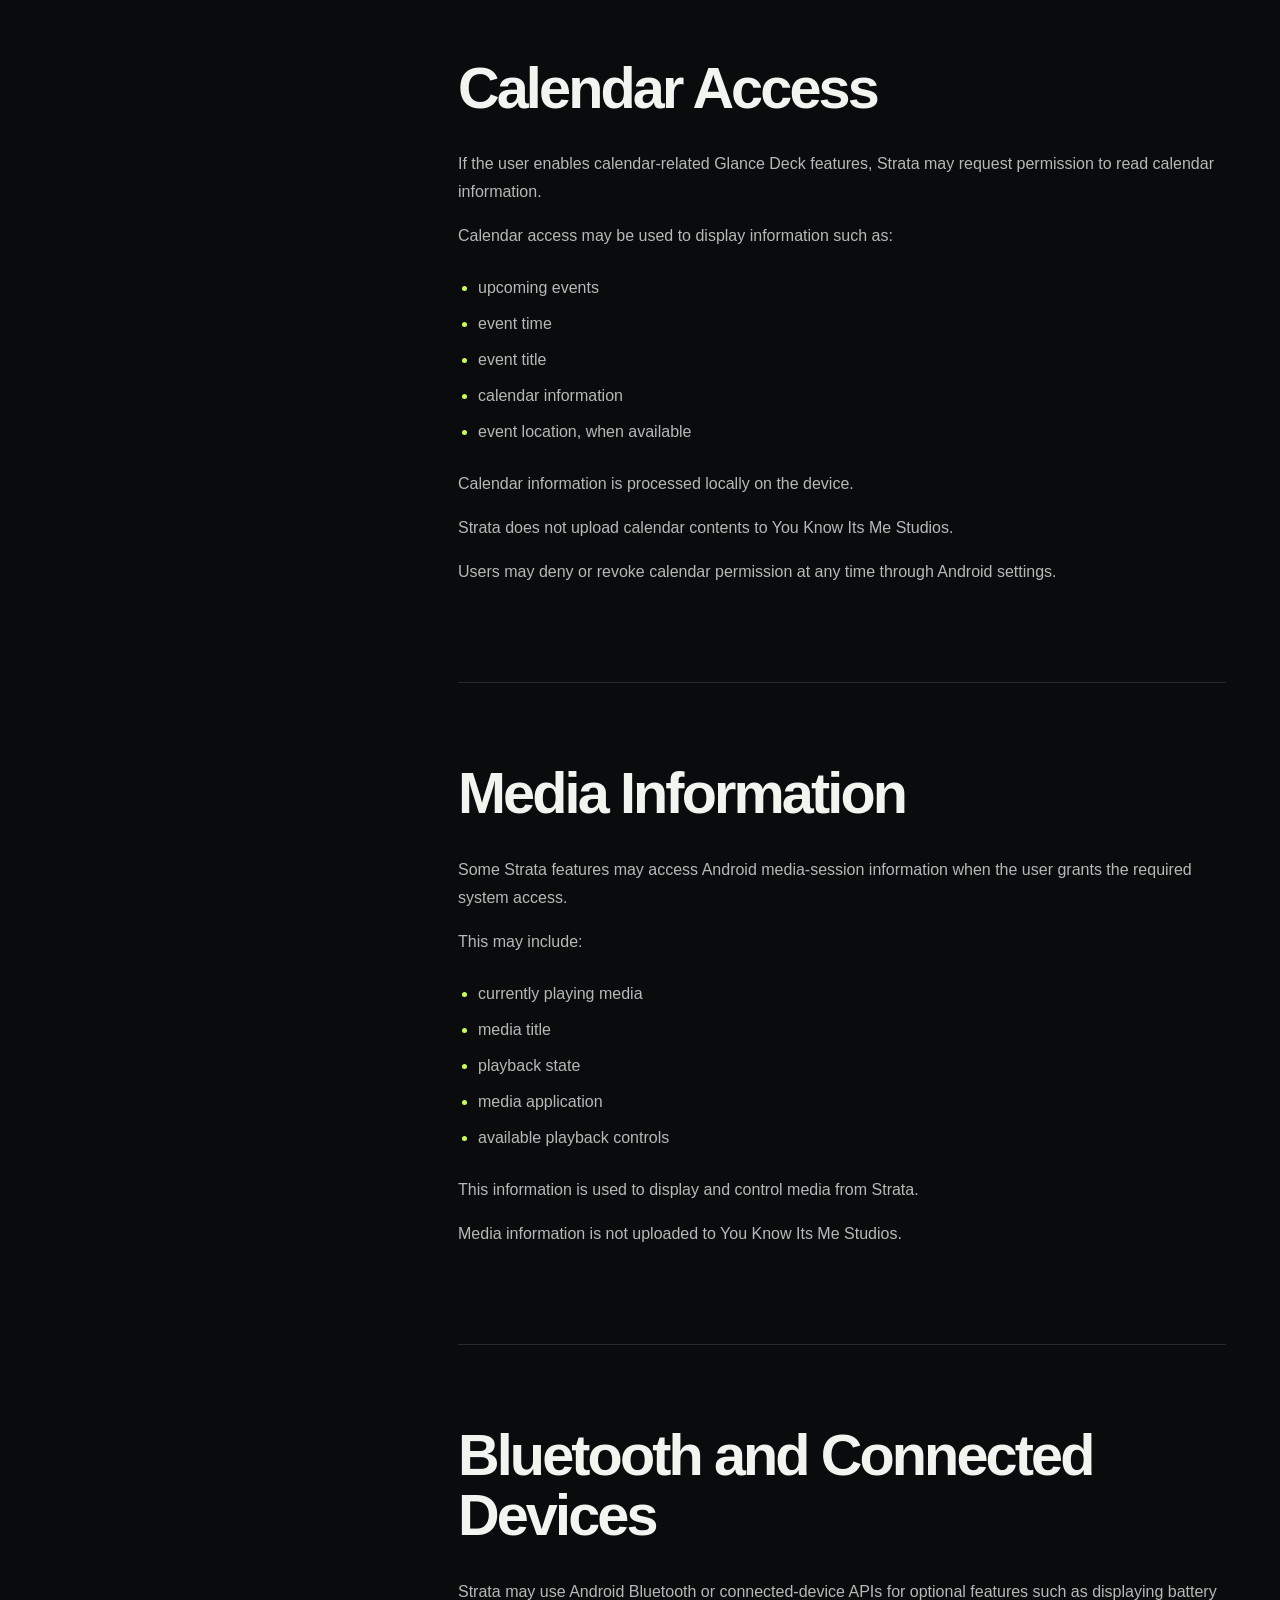
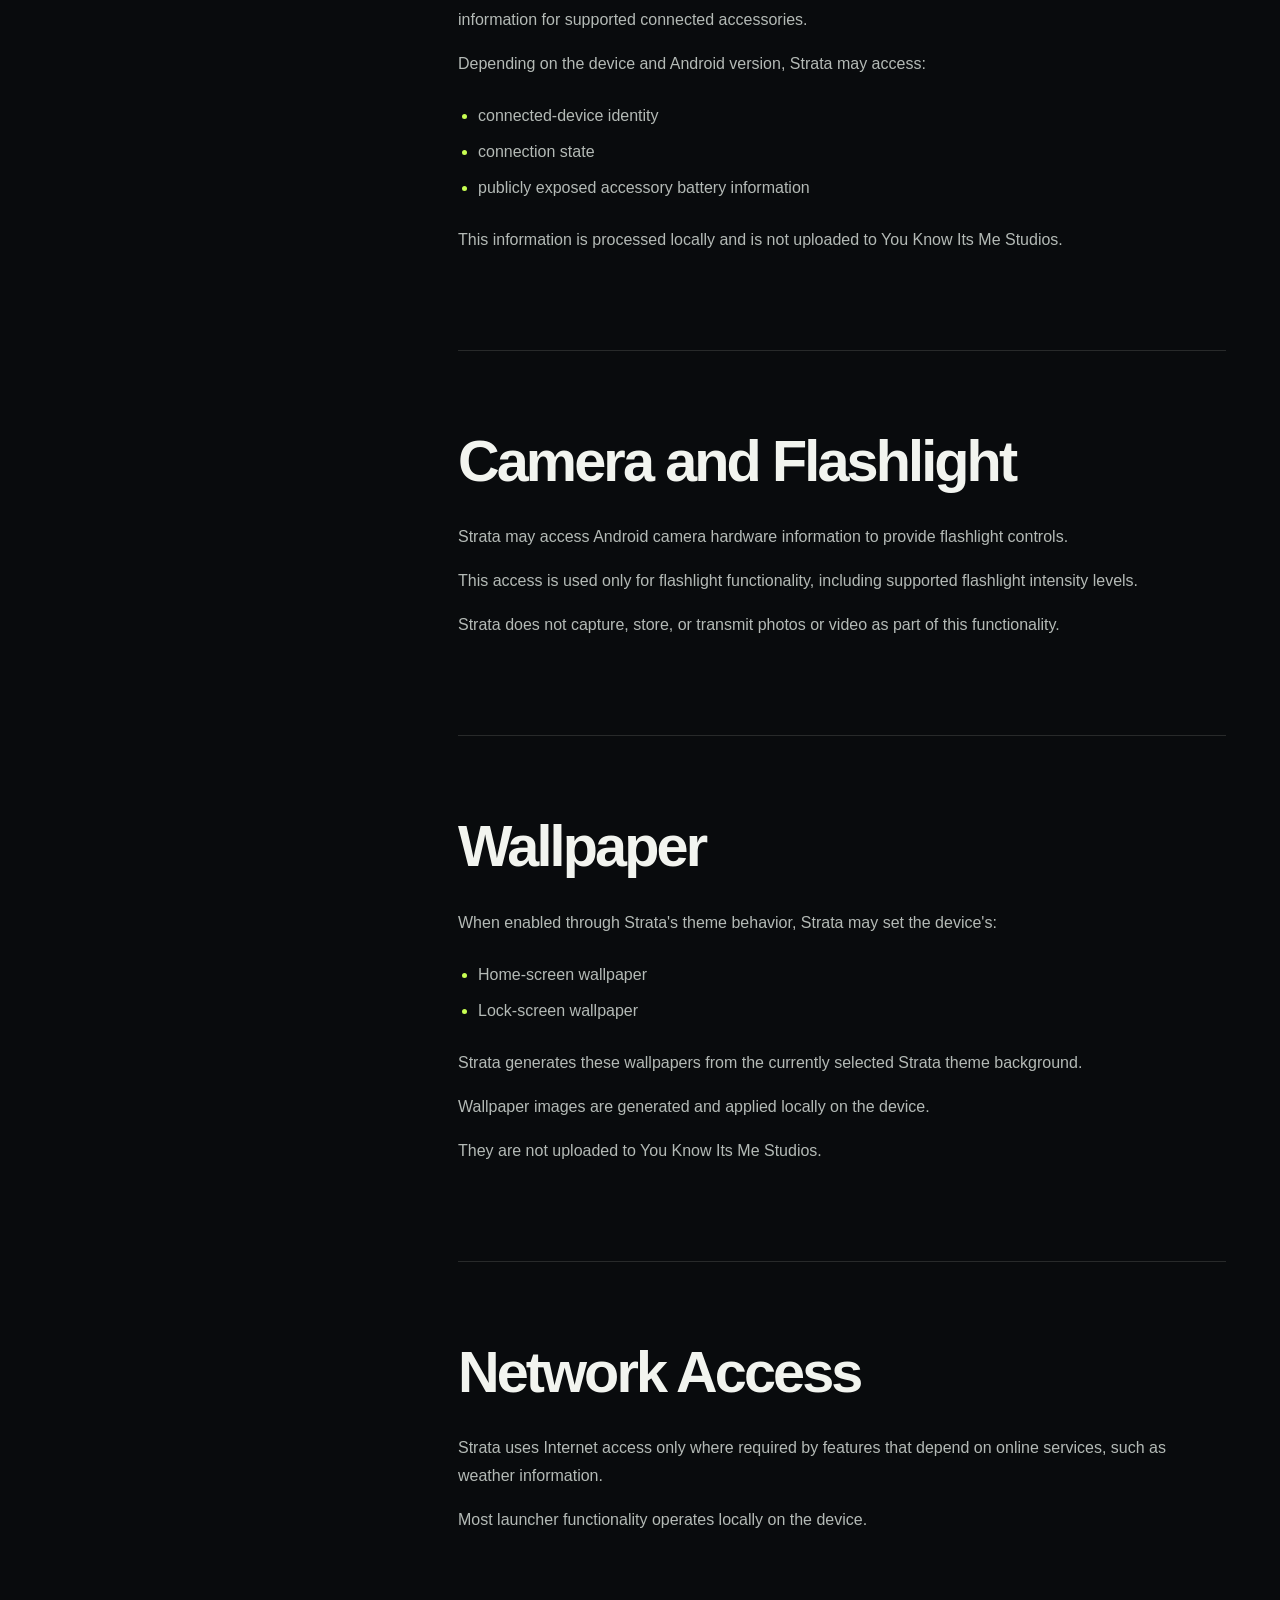
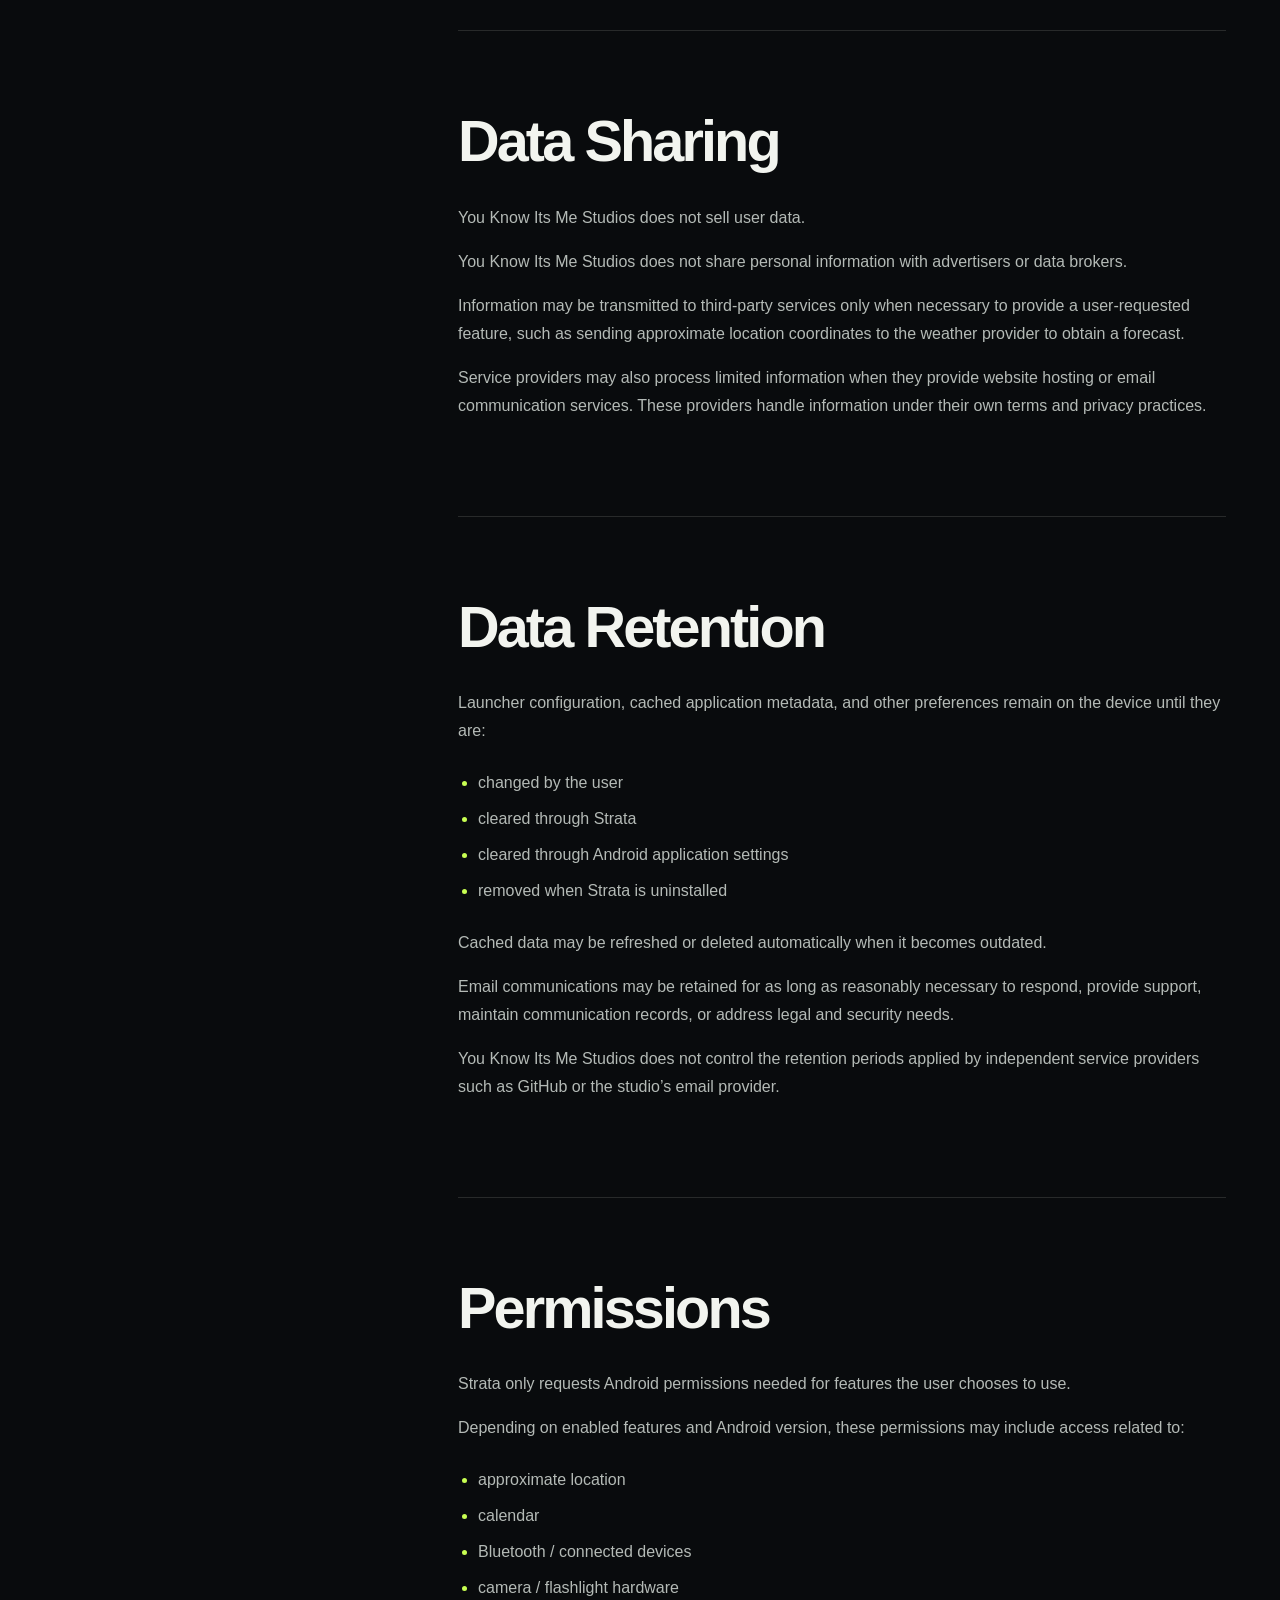
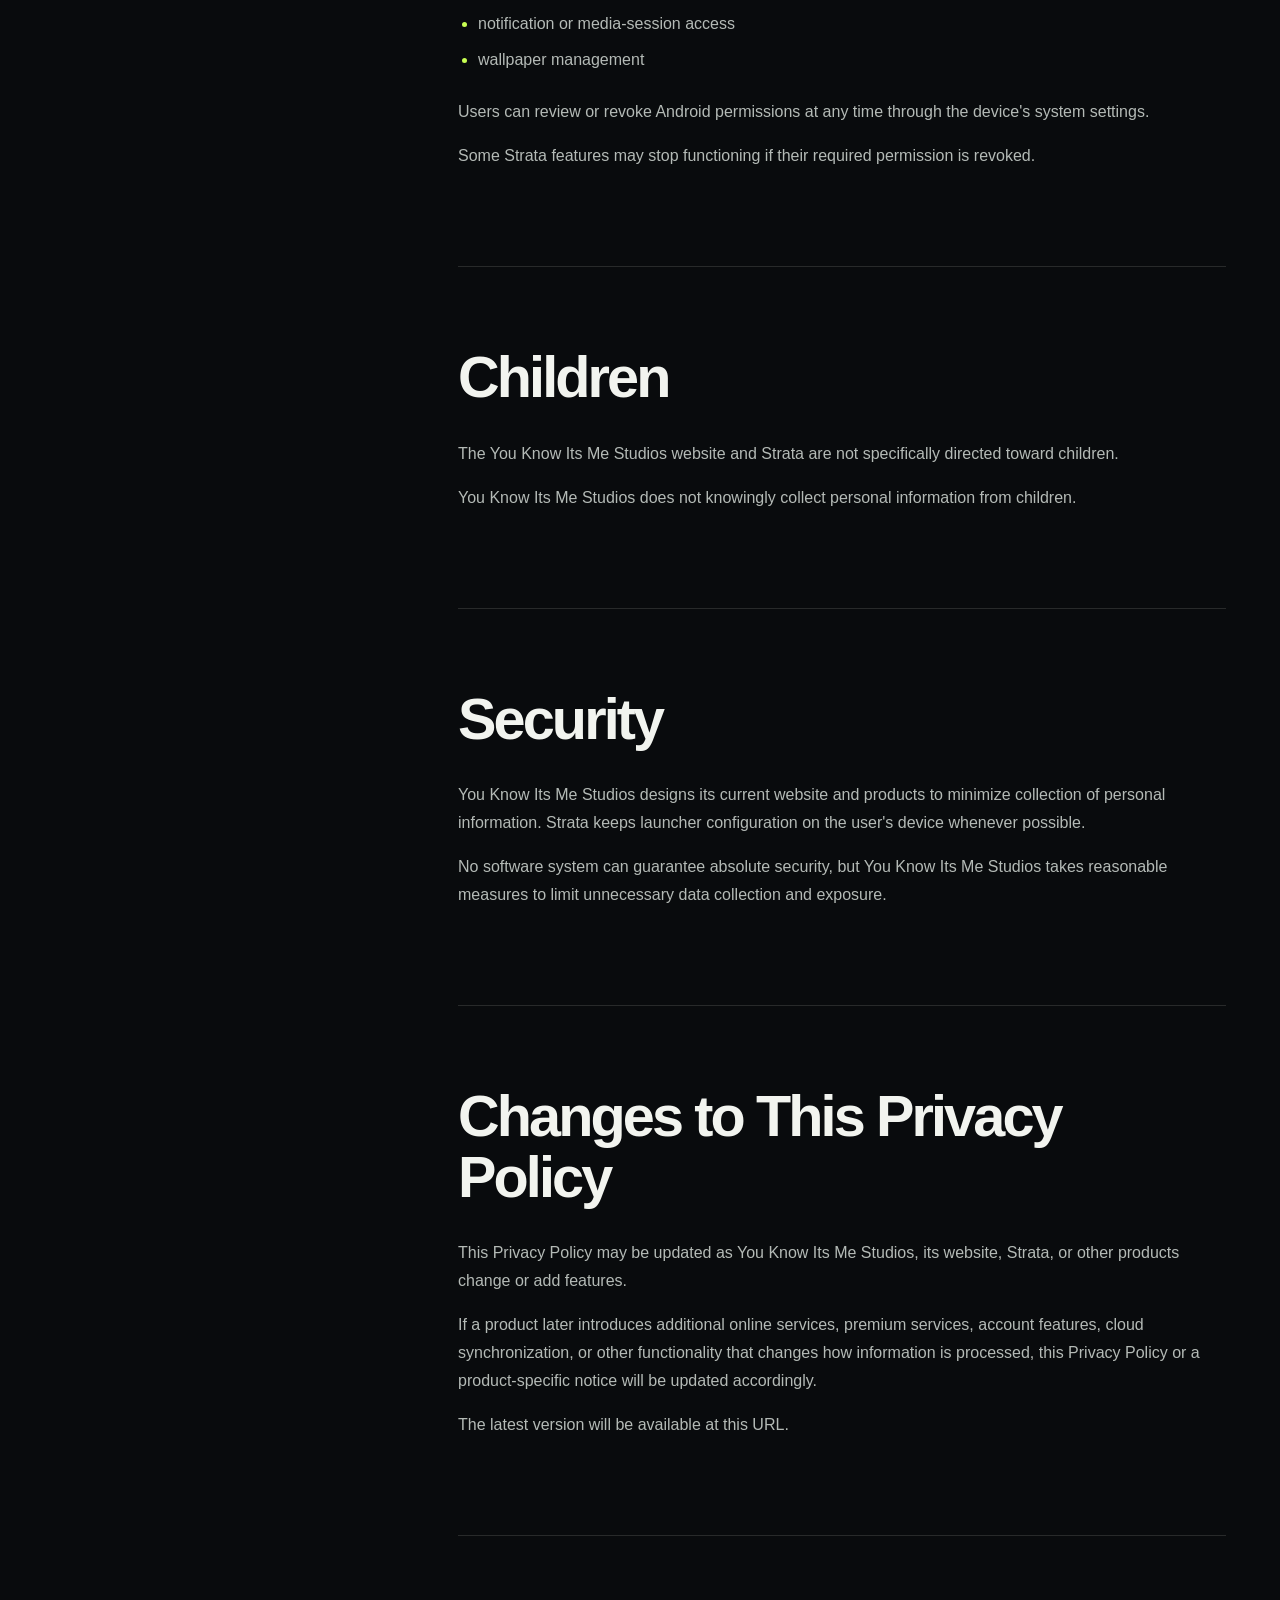
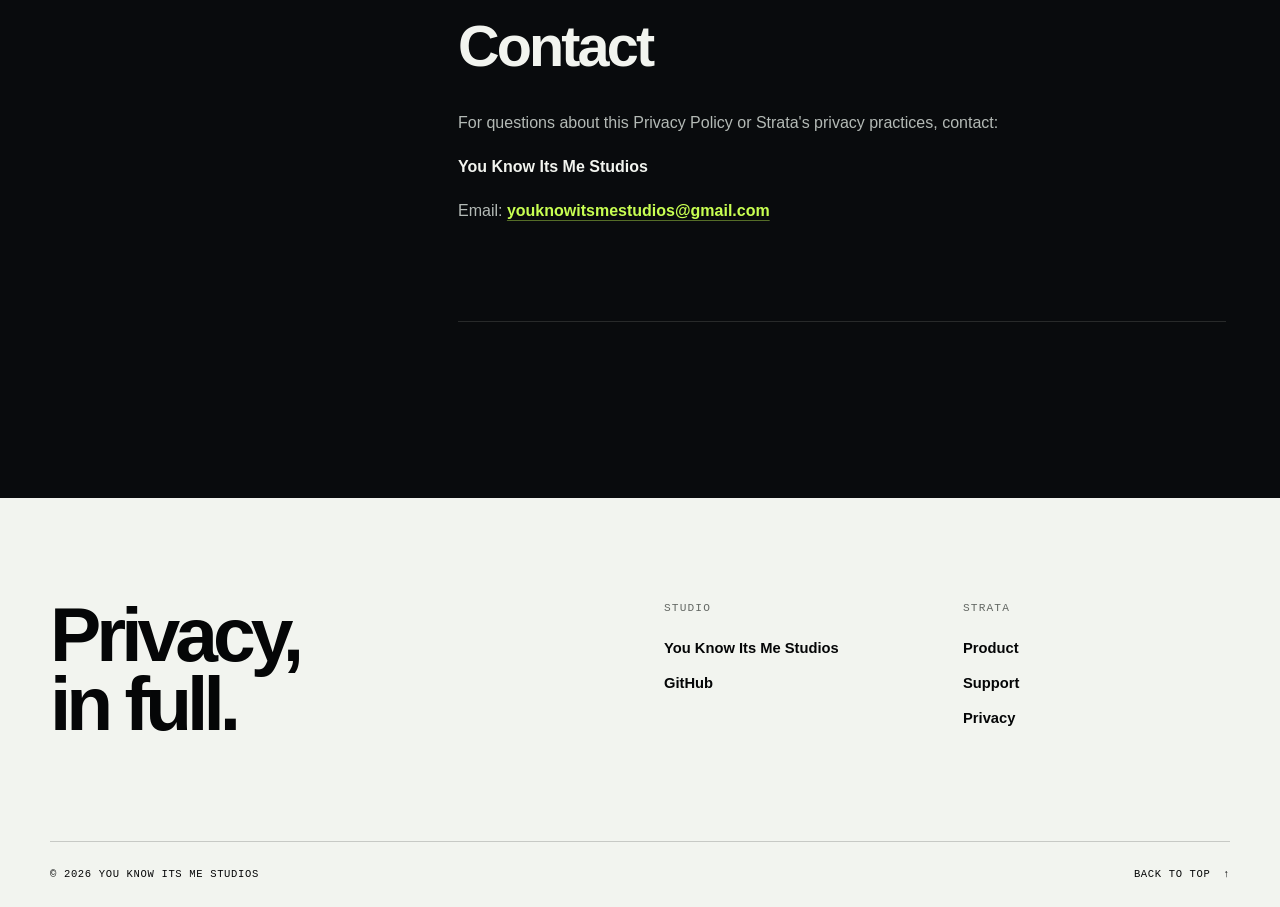
<file: privacy/strata/index.html>
<!doctype html>
<html lang="en">
  <head>
    <meta charset="utf-8">
    <meta name="viewport" content="width=device-width, initial-scale=1">
    <meta name="description" content="The Privacy Policy for You Know Its Me Studios, its public website, and its products, including Strata. Effective September 13, 2026.">
    <meta name="theme-color" content="#090b0d">
    <meta property="og:title" content="Privacy Policy | You Know Its Me Studios">
    <meta property="og:description" content="The Privacy Policy for You Know Its Me Studios, its public website, and its products, including Strata.">
    <meta property="og:type" content="article">
    <meta property="og:url" content="https://you-know-its-me-studios.github.io/youknowitsmestudios/privacy/strata/">
    <title>Privacy Policy | You Know Its Me Studios</title>
    <link rel="icon" href="../../assets/favicon.svg" type="image/svg+xml">
    <link rel="stylesheet" href="../../styles.css?v=20260913-2">
    <script src="../../script.js" defer></script>
  </head>
  <body>
    <a class="skip-link" href="#main-content">Skip to content</a>

    <header class="site-header" data-header>
      <div class="shell site-header__inner">
        <a class="wordmark" href="../../" aria-label="You Know Its Me Studios home">
          <span class="wordmark__signal" aria-hidden="true"></span>
          <span>You Know Its Me <b>Studios</b></span>
        </a>
        <button class="menu-toggle" type="button" aria-expanded="false" aria-controls="site-navigation">
          <span class="menu-toggle__label">Menu</span>
          <span class="menu-toggle__icon" aria-hidden="true"><i></i><i></i></span>
        </button>
        <nav class="site-nav" id="site-navigation" aria-label="Primary navigation">
          <a href="../../#projects">Projects</a>
          <a href="../../strata/">Strata</a>
          <a href="../../support/strata/">Support</a>
        </nav>
      </div>
    </header>

    <main id="main-content">
      <section class="legal-hero shell" data-reveal>
        <div>
          <p class="eyebrow">You Know Its Me Studios / Legal</p>
          <h1>Privacy<br><span>Policy.</span></h1>
        </div>
        <div class="legal-hero__meta">
          <p><span>Scope</span><strong>Studio website and products</strong></p>
          <p><span>Published by</span><strong>You Know Its Me Studios</strong></p>
          <p><span>Effective date</span><strong>09/13/2026</strong></p>
        </div>
      </section>

      <div class="legal-layout shell">
        <aside class="legal-toc" aria-label="Privacy Policy contents">
          <p>Contents</p>
          <nav>
            <a href="#scope">Scope</a>
            <a href="#summary">Summary</a>
            <a href="#company-website">Company Website</a>
            <a href="#communications">Communications</a>
            <a href="#strata-product">Strata Product Information</a>
            <a href="#device-storage">Information Stored on Your Device</a>
            <a href="#installed-applications">Installed Applications</a>
            <a href="#location">Location</a>
            <a href="#weather-data">Weather Data</a>
            <a href="#calendar-access">Calendar Access</a>
            <a href="#media-information">Media Information</a>
            <a href="#bluetooth">Bluetooth and Connected Devices</a>
            <a href="#camera">Camera and Flashlight</a>
            <a href="#wallpaper">Wallpaper</a>
            <a href="#network-access">Network Access</a>
            <a href="#data-sharing">Data Sharing</a>
            <a href="#data-retention">Data Retention</a>
            <a href="#permissions">Permissions</a>
            <a href="#children">Children</a>
            <a href="#security">Security</a>
            <a href="#changes">Changes to This Privacy Policy</a>
            <a href="#contact">Contact</a>
          </nav>
        </aside>

        <article class="legal-copy">
          <div class="legal-intro" id="scope">
            <h2>Scope</h2>
            <p>This Privacy Policy applies to <strong>You Know Its Me Studios</strong>, its public website, and the software, apps, games, interactive products, and digital products it publishes.</p>
            <p>It explains the studio’s current privacy practices, including what information may be processed through this website and through Strata. Additional product-specific notices may be provided when a product requires different disclosures.</p>
          </div>

          <section id="summary">
            <h2>Summary</h2>
            <p>You Know Its Me Studios designs its current website and products to minimize unnecessary data collection.</p>
            <p>You Know Its Me Studios does not:</p>
            <ul>
              <li>sell personal information</li>
              <li>display advertisements</li>
              <li>use advertising trackers</li>
              <li>collect analytics for advertising purposes</li>
            </ul>
            <p>Strata is designed to keep user configuration and launcher data on the user's device. Strata does not:</p>
            <ul>
              <li>require a Strata account</li>
              <li>upload the user's launcher configuration to You Know Its Me Studios</li>
            </ul>
            <p>Some optional Strata features require access to Android system information or third-party services in order to function.</p>
          </section>

          <section id="company-website">
            <h2>Company Website</h2>
            <p>The You Know Its Me Studios website is a static website hosted through GitHub Pages.</p>
            <p>You Know Its Me Studios does not use its own analytics, advertising trackers, behavioral tracking tools, account system, or contact forms on this website.</p>
            <p>GitHub may process technical and website-usage information when it serves the website, such as an IP address, browser or device information, referring pages, requested pages, and the date and time of a request. GitHub operates independently of You Know Its Me Studios and handles that information under its own privacy practices.</p>
            <p>GitHub Privacy Statement:</p>
            <p><a href="https://docs.github.com/en/site-policy/privacy-policies/github-general-privacy-statement" target="_blank" rel="noreferrer">https://docs.github.com/en/site-policy/privacy-policies/github-general-privacy-statement</a></p>
            <p>If you follow a link from this website to another website or service, that destination’s privacy practices apply.</p>
          </section>

          <section id="communications">
            <h2>Communications</h2>
            <p>If you contact You Know Its Me Studios by email, the studio receives the information you choose to send.</p>
            <p>This may include:</p>
            <ul>
              <li>your email address</li>
              <li>your name, if included</li>
              <li>the contents of your message and any attachments</li>
              <li>product, app-version, Android-version, or device details included in a support request</li>
            </ul>
            <p>This information is used to respond to your message, provide support, troubleshoot reported issues, and maintain necessary communication records.</p>
            <p>Email communications are processed through the studio’s email service provider. Please do not send passwords, authentication codes, or other sensitive account information.</p>
          </section>

          <section id="strata-product">
            <h2>Strata Product Information</h2>
            <p>Strata is an Android launcher developed and published by You Know Its Me Studios.</p>
            <p>The following sections explain what information Strata accesses, how that information is used, and when information may be sent to third-party services.</p>
          </section>

          <section id="device-storage">
            <h2>Information Stored on Your Device</h2>
            <p>Strata may store the following information locally on your device:</p>
            <ul>
              <li>Favorites and app groups</li>
              <li>app ordering and group membership</li>
              <li>launcher layout and density settings</li>
              <li>Glance Deck layout and module configuration</li>
              <li>selected themes and custom theme settings</li>
              <li>navigation and search preferences</li>
              <li>language preferences</li>
              <li>weather location preferences</li>
              <li>cached weather information</li>
              <li>cached application names and icons</li>
              <li>battery-module preferences</li>
              <li>other launcher configuration selected by the user</li>
            </ul>
            <p>This information is used to restore your launcher quickly and preserve your preferences between sessions.</p>
            <p>This information is not automatically uploaded to You Know Its Me Studios.</p>
          </section>

          <section id="installed-applications">
            <h2>Installed Applications</h2>
            <p>Strata is an Android launcher and therefore needs to identify applications that can be launched on your device.</p>
            <p>Strata may access information such as:</p>
            <ul>
              <li>application name</li>
              <li>application icon</li>
              <li>package name</li>
              <li>launchable activity/component</li>
              <li>application shortcuts exposed by Android</li>
            </ul>
            <p>This information is used to display and launch applications inside Strata.</p>
            <p>Installed-app information is processed locally on your device and is not sent to You Know Its Me Studios.</p>
          </section>

          <section id="location">
            <h2>Location</h2>
            <p>Strata's Weather feature may use approximate device location if the user chooses <strong>Device Location</strong>.</p>
            <p>Strata does not require precise location for weather functionality.</p>
            <p>Location may be used to:</p>
            <ul>
              <li>retrieve local weather forecasts</li>
              <li>determine the city or general locality displayed in the Weather module</li>
            </ul>
            <p>When Weather is enabled, approximate coordinates may be transmitted to the weather provider described below.</p>
            <p>Users may instead configure a manual weather location.</p>
            <p>Strata does not use location for advertising, profiling, or tracking.</p>
          </section>

          <section id="weather-data">
            <h2>Weather Data</h2>
            <p>Strata currently uses the <strong>MET Norway Weather API</strong> to retrieve weather forecasts.</p>
            <p>When weather information is requested, information sent to the weather service may include:</p>
            <ul>
              <li>approximate latitude and longitude</li>
              <li>technical request information required to retrieve the forecast</li>
            </ul>
            <p>The user's IP address may also be visible to the weather provider as part of normal Internet communication.</p>
            <p>Weather information may be cached locally on the device to improve performance and reduce unnecessary network requests.</p>
            <p>MET Norway operates independently of You Know Its Me Studios and is subject to its own terms and privacy practices.</p>
            <p>Website:</p>
            <p><a href="https://api.met.no/" target="_blank" rel="noreferrer">https://api.met.no/</a></p>
          </section>

          <section id="calendar-access">
            <h2>Calendar Access</h2>
            <p>If the user enables calendar-related Glance Deck features, Strata may request permission to read calendar information.</p>
            <p>Calendar access may be used to display information such as:</p>
            <ul>
              <li>upcoming events</li>
              <li>event time</li>
              <li>event title</li>
              <li>calendar information</li>
              <li>event location, when available</li>
            </ul>
            <p>Calendar information is processed locally on the device.</p>
            <p>Strata does not upload calendar contents to You Know Its Me Studios.</p>
            <p>Users may deny or revoke calendar permission at any time through Android settings.</p>
          </section>

          <section id="media-information">
            <h2>Media Information</h2>
            <p>Some Strata features may access Android media-session information when the user grants the required system access.</p>
            <p>This may include:</p>
            <ul>
              <li>currently playing media</li>
              <li>media title</li>
              <li>playback state</li>
              <li>media application</li>
              <li>available playback controls</li>
            </ul>
            <p>This information is used to display and control media from Strata.</p>
            <p>Media information is not uploaded to You Know Its Me Studios.</p>
          </section>

          <section id="bluetooth">
            <h2>Bluetooth and Connected Devices</h2>
            <p>Strata may use Android Bluetooth or connected-device APIs for optional features such as displaying battery information for supported connected accessories.</p>
            <p>Depending on the device and Android version, Strata may access:</p>
            <ul>
              <li>connected-device identity</li>
              <li>connection state</li>
              <li>publicly exposed accessory battery information</li>
            </ul>
            <p>This information is processed locally and is not uploaded to You Know Its Me Studios.</p>
          </section>

          <section id="camera">
            <h2>Camera and Flashlight</h2>
            <p>Strata may access Android camera hardware information to provide flashlight controls.</p>
            <p>This access is used only for flashlight functionality, including supported flashlight intensity levels.</p>
            <p>Strata does not capture, store, or transmit photos or video as part of this functionality.</p>
          </section>

          <section id="wallpaper">
            <h2>Wallpaper</h2>
            <p>When enabled through Strata's theme behavior, Strata may set the device's:</p>
            <ul>
              <li>Home-screen wallpaper</li>
              <li>Lock-screen wallpaper</li>
            </ul>
            <p>Strata generates these wallpapers from the currently selected Strata theme background.</p>
            <p>Wallpaper images are generated and applied locally on the device.</p>
            <p>They are not uploaded to You Know Its Me Studios.</p>
          </section>

          <section id="network-access">
            <h2>Network Access</h2>
            <p>Strata uses Internet access only where required by features that depend on online services, such as weather information.</p>
            <p>Most launcher functionality operates locally on the device.</p>
          </section>

          <section id="data-sharing">
            <h2>Data Sharing</h2>
            <p>You Know Its Me Studios does not sell user data.</p>
            <p>You Know Its Me Studios does not share personal information with advertisers or data brokers.</p>
            <p>Information may be transmitted to third-party services only when necessary to provide a user-requested feature, such as sending approximate location coordinates to the weather provider to obtain a forecast.</p>
            <p>Service providers may also process limited information when they provide website hosting or email communication services. These providers handle information under their own terms and privacy practices.</p>
          </section>

          <section id="data-retention">
            <h2>Data Retention</h2>
            <p>Launcher configuration, cached application metadata, and other preferences remain on the device until they are:</p>
            <ul>
              <li>changed by the user</li>
              <li>cleared through Strata</li>
              <li>cleared through Android application settings</li>
              <li>removed when Strata is uninstalled</li>
            </ul>
            <p>Cached data may be refreshed or deleted automatically when it becomes outdated.</p>
            <p>Email communications may be retained for as long as reasonably necessary to respond, provide support, maintain communication records, or address legal and security needs.</p>
            <p>You Know Its Me Studios does not control the retention periods applied by independent service providers such as GitHub or the studio’s email provider.</p>
          </section>

          <section id="permissions">
            <h2>Permissions</h2>
            <p>Strata only requests Android permissions needed for features the user chooses to use.</p>
            <p>Depending on enabled features and Android version, these permissions may include access related to:</p>
            <ul>
              <li>approximate location</li>
              <li>calendar</li>
              <li>Bluetooth / connected devices</li>
              <li>camera / flashlight hardware</li>
              <li>notification or media-session access</li>
              <li>wallpaper management</li>
            </ul>
            <p>Users can review or revoke Android permissions at any time through the device's system settings.</p>
            <p>Some Strata features may stop functioning if their required permission is revoked.</p>
          </section>

          <section id="children">
            <h2>Children</h2>
            <p>The You Know Its Me Studios website and Strata are not specifically directed toward children.</p>
            <p>You Know Its Me Studios does not knowingly collect personal information from children.</p>
          </section>

          <section id="security">
            <h2>Security</h2>
            <p>You Know Its Me Studios designs its current website and products to minimize collection of personal information. Strata keeps launcher configuration on the user's device whenever possible.</p>
            <p>No software system can guarantee absolute security, but You Know Its Me Studios takes reasonable measures to limit unnecessary data collection and exposure.</p>
          </section>

          <section id="changes">
            <h2>Changes to This Privacy Policy</h2>
            <p>This Privacy Policy may be updated as You Know Its Me Studios, its website, Strata, or other products change or add features.</p>
            <p>If a product later introduces additional online services, premium services, account features, cloud synchronization, or other functionality that changes how information is processed, this Privacy Policy or a product-specific notice will be updated accordingly.</p>
            <p>The latest version will be available at this URL.</p>
          </section>

          <section id="contact">
            <h2>Contact</h2>
            <p>For questions about this Privacy Policy or Strata's privacy practices, contact:</p>
            <p><strong>You Know Its Me Studios</strong></p>
            <p>Email: <strong><a href="mailto:youknowitsmestudios@gmail.com">youknowitsmestudios@gmail.com</a></strong></p>
          </section>
        </article>
      </div>
    </main>

    <footer class="site-footer">
      <div class="shell site-footer__top">
        <p class="site-footer__statement">Privacy,<br>in full.</p>
        <div class="site-footer__links">
          <div>
            <p>Studio</p>
            <a href="../../">You Know Its Me Studios</a>
            <a href="https://github.com/You-Know-Its-Me-Studios/youknowitsmestudios" target="_blank" rel="noreferrer">GitHub</a>
          </div>
          <div>
            <p>Strata</p>
            <a href="../../strata/">Product</a>
            <a href="../../support/strata/">Support</a>
            <a href="./">Privacy</a>
          </div>
        </div>
      </div>
      <div class="shell site-footer__bottom">
        <p>© <span data-current-year>2026</span> You Know Its Me Studios</p>
        <a href="#main-content">Back to top <span aria-hidden="true">↑</span></a>
      </div>
    </footer>
  </body>
</html>
</file>
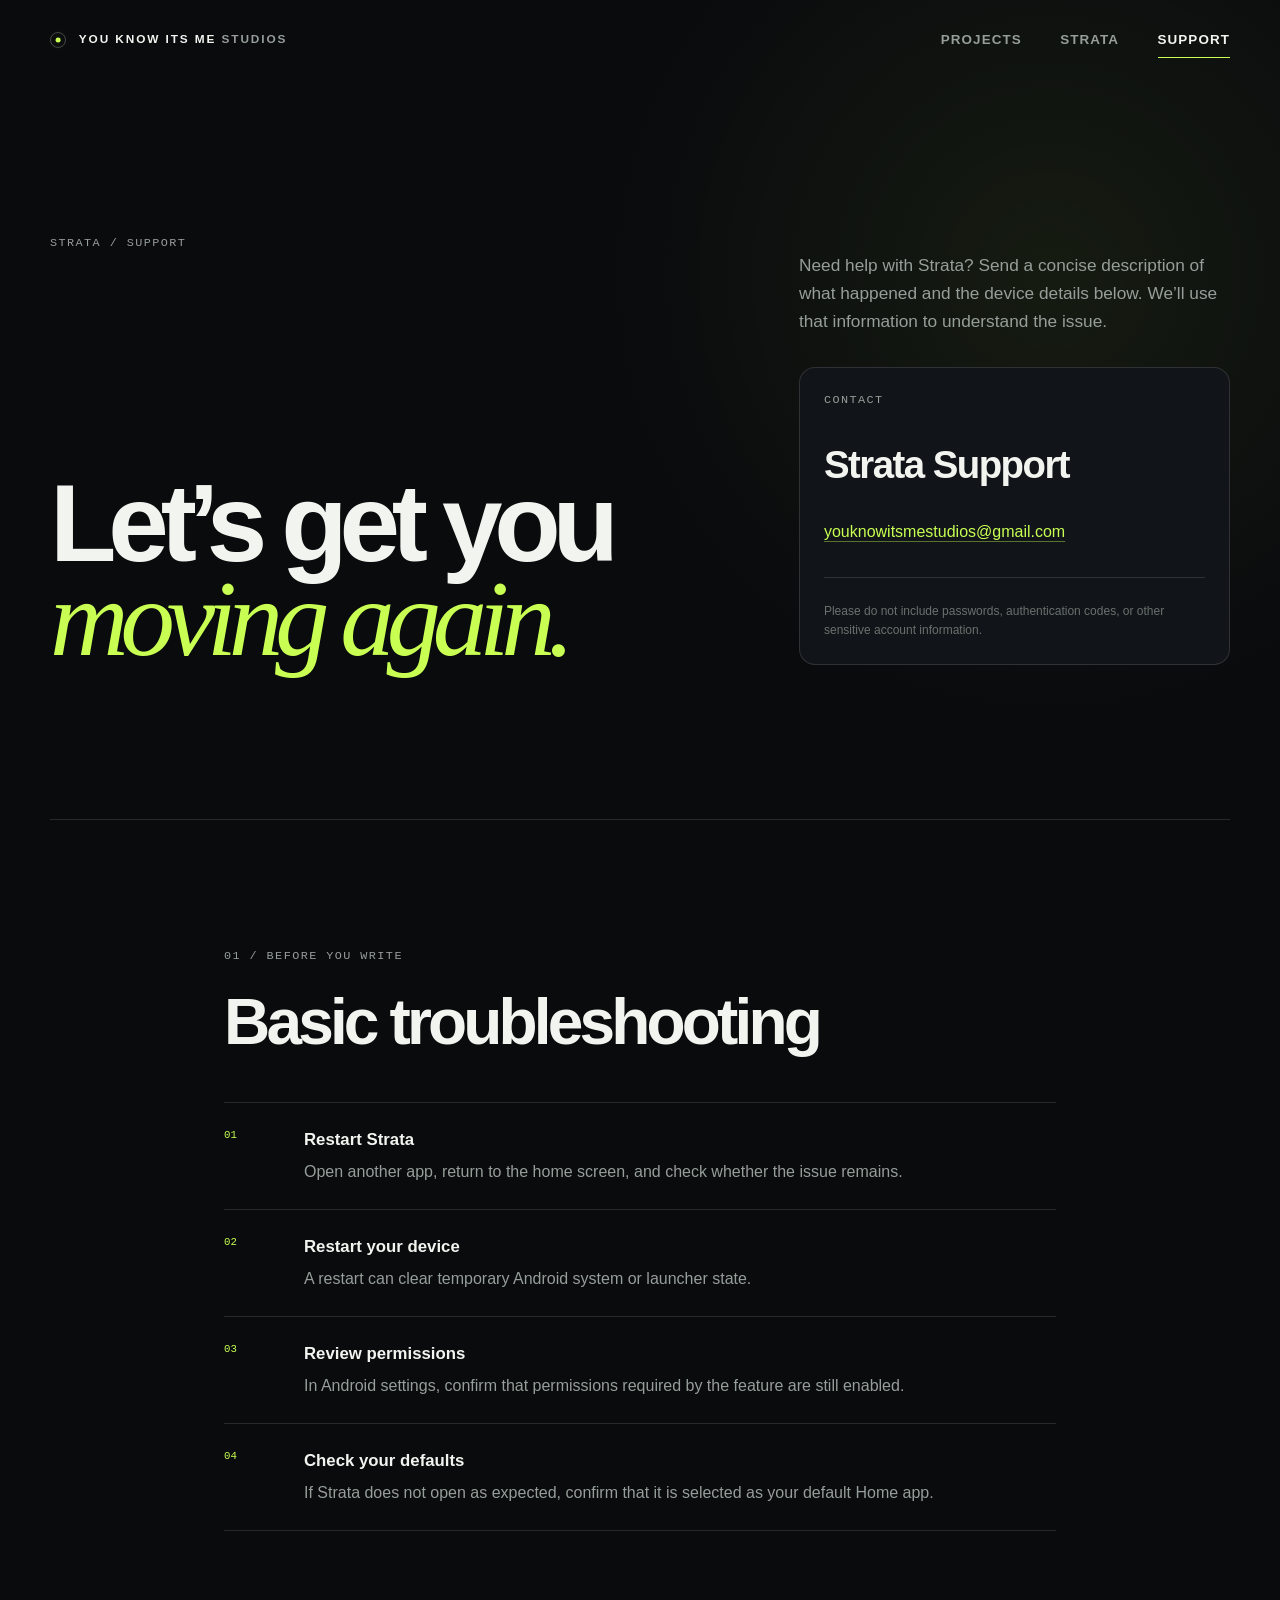
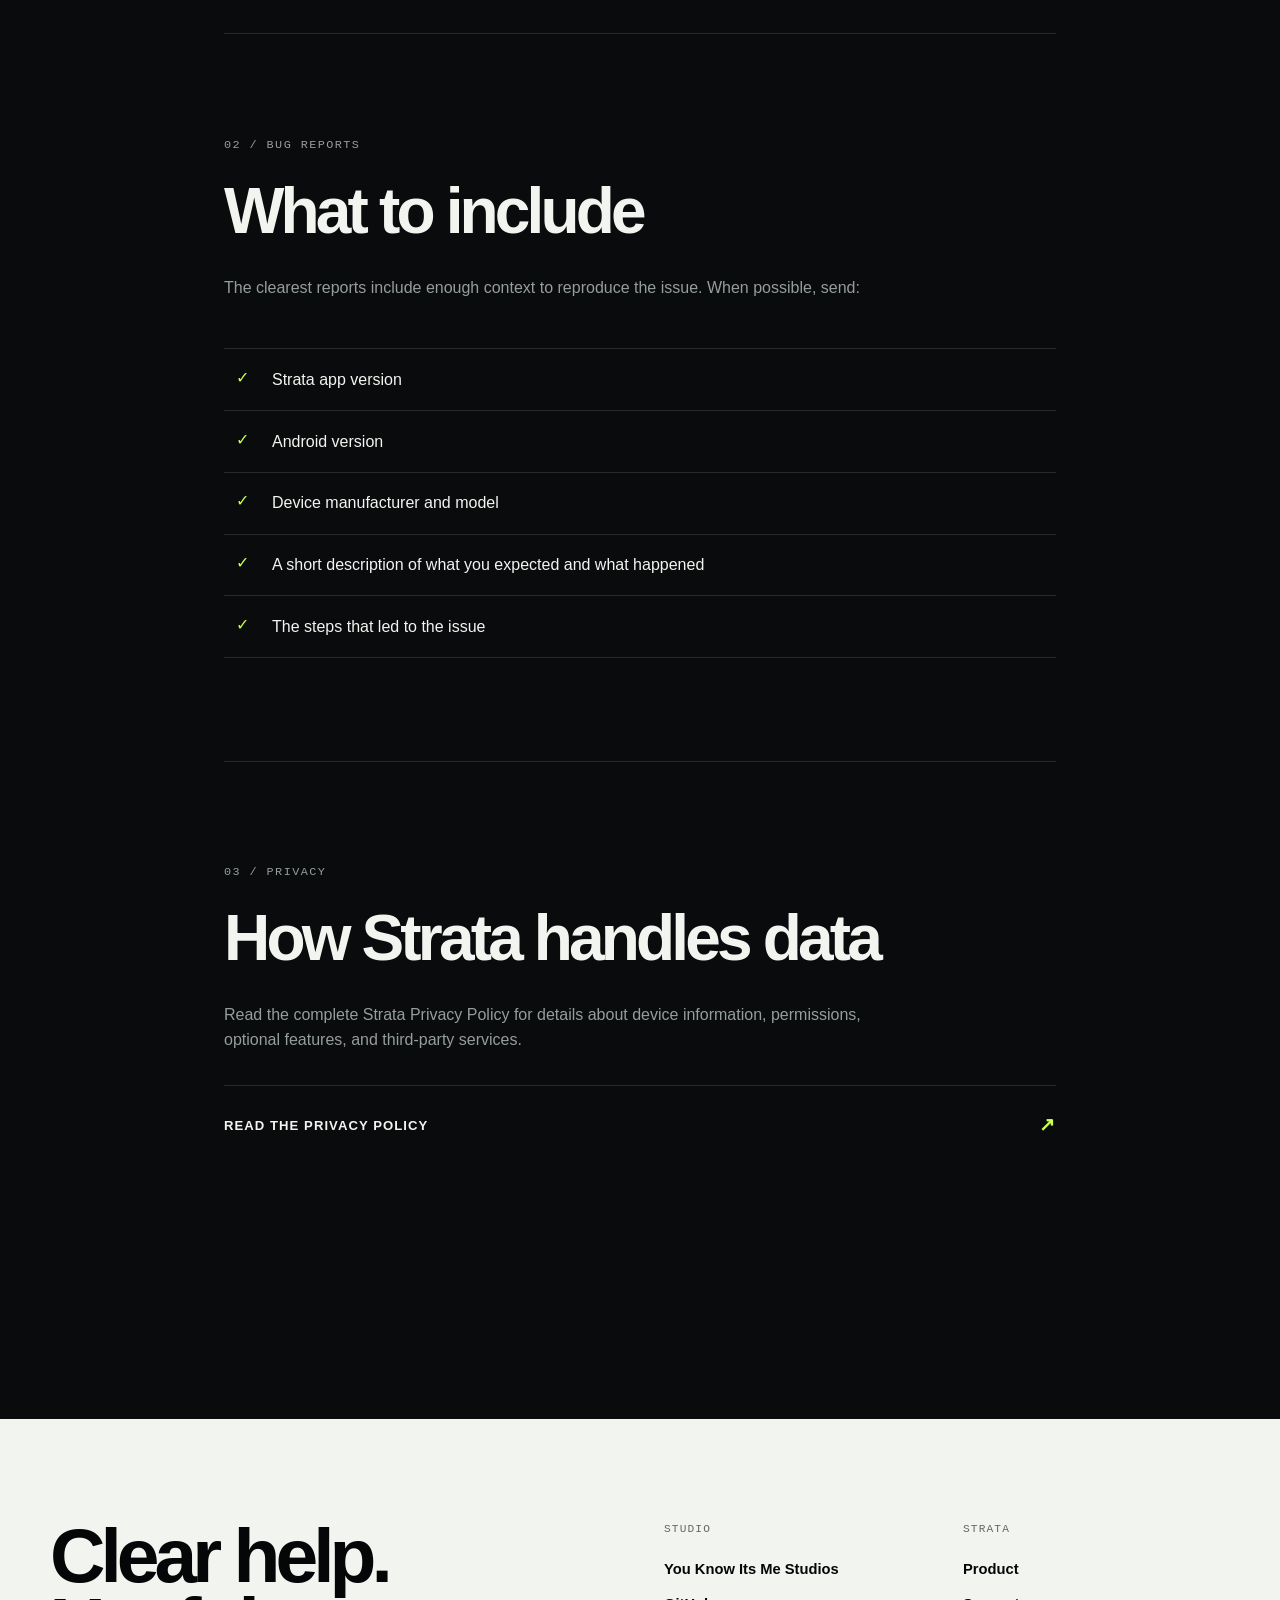
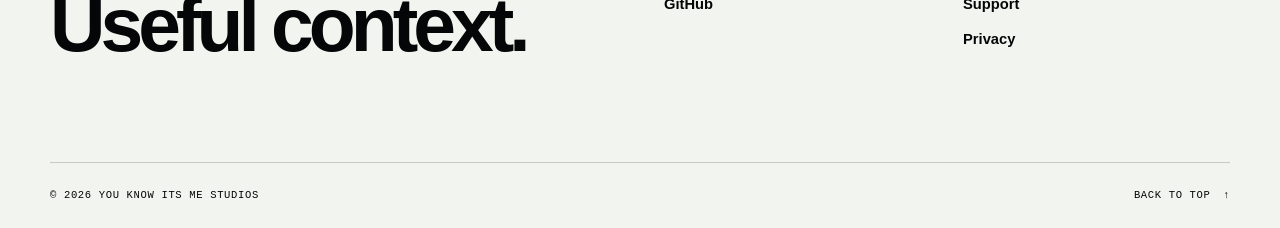
<file: support/strata/index.html>
<!doctype html>
<html lang="en">
  <head>
    <meta charset="utf-8">
    <meta name="viewport" content="width=device-width, initial-scale=1">
    <meta name="description" content="Support information and troubleshooting guidance for Strata, the Android launcher from You Know Its Me Studios.">
    <meta name="theme-color" content="#090b0d">
    <meta property="og:title" content="Strata Support | You Know Its Me Studios">
    <meta property="og:description" content="Contact You Know Its Me Studios for Strata support and find basic troubleshooting guidance.">
    <meta property="og:type" content="website">
    <meta property="og:url" content="https://you-know-its-me-studios.github.io/youknowitsmestudios/support/strata/">
    <title>Strata Support | You Know Its Me Studios</title>
    <link rel="icon" href="../../assets/favicon.svg" type="image/svg+xml">
    <link rel="stylesheet" href="../../styles.css?v=20260913-4">
    <script src="../../script.js" defer></script>
  </head>
  <body>
    <a class="skip-link" href="#main-content">Skip to content</a>

    <header class="site-header" data-header>
      <div class="shell site-header__inner">
        <a class="wordmark" href="../../" aria-label="You Know Its Me Studios home">
          <span class="wordmark__signal" aria-hidden="true"></span>
          <span>You Know Its Me <b>Studios</b></span>
        </a>
        <button class="menu-toggle" type="button" aria-expanded="false" aria-controls="site-navigation">
          <span class="menu-toggle__label">Menu</span>
          <span class="menu-toggle__icon" aria-hidden="true"><i></i><i></i></span>
        </button>
        <nav class="site-nav" id="site-navigation" aria-label="Primary navigation">
          <a href="../../#projects">Projects</a>
          <a href="../../strata/">Strata</a>
          <a href="./" aria-current="page">Support</a>
        </nav>
      </div>
    </header>

    <main id="main-content">
      <section class="page-hero shell" data-reveal>
        <p class="eyebrow">Strata / Support</p>
        <div class="page-hero__grid">
          <h1>Let’s get you<br><span>moving again.</span></h1>
          <div>
            <p>Need help with Strata? Send a concise description of what happened and the device details below. We’ll use that information to understand the issue.</p>
            <aside class="support-contact support-contact--hero">
              <p class="eyebrow">Contact</p>
              <h2>Strata Support</h2>
              <a href="mailto:youknowitsmestudios@gmail.com">youknowitsmestudios@gmail.com</a>
              <p>Please do not include passwords, authentication codes, or other sensitive account information.</p>
            </aside>
          </div>
        </div>
      </section>

      <section class="support-layout shell">
        <div class="support-content">
          <section class="support-section" data-reveal>
            <p class="eyebrow">01 / Before you write</p>
            <h2>Basic troubleshooting</h2>
            <ol class="step-list">
              <li><span>01</span><div><strong>Restart Strata</strong><p>Open another app, return to the home screen, and check whether the issue remains.</p></div></li>
              <li><span>02</span><div><strong>Restart your device</strong><p>A restart can clear temporary Android system or launcher state.</p></div></li>
              <li><span>03</span><div><strong>Review permissions</strong><p>In Android settings, confirm that permissions required by the feature are still enabled.</p></div></li>
              <li><span>04</span><div><strong>Check your defaults</strong><p>If Strata does not open as expected, confirm that it is selected as your default Home app.</p></div></li>
            </ol>
          </section>

          <section class="support-section" data-reveal>
            <p class="eyebrow">02 / Bug reports</p>
            <h2>What to include</h2>
            <p>The clearest reports include enough context to reproduce the issue. When possible, send:</p>
            <ul class="check-list">
              <li>Strata app version</li>
              <li>Android version</li>
              <li>Device manufacturer and model</li>
              <li>A short description of what you expected and what happened</li>
              <li>The steps that led to the issue</li>
            </ul>
          </section>

          <section class="support-section support-section--privacy" data-reveal>
            <p class="eyebrow">03 / Privacy</p>
            <h2>How Strata handles data</h2>
            <p>Read the complete Strata Privacy Policy for details about device information, permissions, optional features, and third-party services.</p>
            <a class="text-link" href="../../privacy/strata/">Read the Privacy Policy <span aria-hidden="true">↗</span></a>
          </section>
        </div>
      </section>
    </main>

    <footer class="site-footer">
      <div class="shell site-footer__top">
        <p class="site-footer__statement">Clear help.<br>Useful context.</p>
        <div class="site-footer__links">
          <div>
            <p>Studio</p>
            <a href="../../">You Know Its Me Studios</a>
            <a href="https://github.com/You-Know-Its-Me-Studios/youknowitsmestudios" target="_blank" rel="noreferrer">GitHub</a>
          </div>
          <div>
            <p>Strata</p>
            <a href="../../strata/">Product</a>
            <a href="./">Support</a>
            <a href="../../privacy/strata/">Privacy</a>
          </div>
        </div>
      </div>
      <div class="shell site-footer__bottom">
        <p>© <span data-current-year>2026</span> You Know Its Me Studios</p>
        <a href="#main-content">Back to top <span aria-hidden="true">↑</span></a>
      </div>
    </footer>
  </body>
</html>
</file>
<file: styles.css>
:root {
  color-scheme: dark;
  --bg: #090b0d;
  --bg-deep: #050607;
  --surface: #111418;
  --surface-raised: #171b20;
  --surface-soft: #0d1013;
  --text: #f2f4ef;
  --muted: #969e99;
  --quiet: #69716d;
  --accent: #c8ff52;
  --accent-soft: rgba(200, 255, 82, 0.12);
  --border: rgba(242, 244, 239, 0.13);
  --border-strong: rgba(242, 244, 239, 0.25);
  --space-1: 0.5rem;
  --space-2: 0.75rem;
  --space-3: 1rem;
  --space-4: 1.5rem;
  --space-5: 2rem;
  --space-6: 3rem;
  --space-7: 4.5rem;
  --space-8: 7rem;
  --radius-sm: 0.5rem;
  --radius-md: 1rem;
  --radius-lg: 1.5rem;
  --shadow: 0 2rem 5rem rgba(0, 0, 0, 0.32);
  --shell: min(1180px, calc(100vw - 3rem));
  --sans: "Helvetica Neue", "Segoe UI", Arial, sans-serif;
  --mono: "SFMono-Regular", Consolas, "Liberation Mono", monospace;
}

* {
  box-sizing: border-box;
}

html {
  scroll-behavior: smooth;
  scrollbar-color: var(--quiet) var(--bg);
}

body {
  margin: 0;
  min-width: 320px;
  overflow-x: hidden;
  background:
    radial-gradient(circle at 82% 8%, rgba(200, 255, 82, 0.065), transparent 28rem),
    var(--bg);
  color: var(--text);
  font-family: var(--sans);
  font-size: 1rem;
  line-height: 1.6;
  -webkit-font-smoothing: antialiased;
}

::selection {
  background: var(--accent);
  color: var(--bg-deep);
}

a {
  color: inherit;
  text-decoration: none;
}

button,
a {
  -webkit-tap-highlight-color: transparent;
}

button,
input,
textarea,
select {
  font: inherit;
}

:focus-visible {
  outline: 2px solid var(--accent);
  outline-offset: 4px;
}

.skip-link {
  position: fixed;
  z-index: 1000;
  top: 0.75rem;
  left: 0.75rem;
  padding: 0.65rem 1rem;
  transform: translateY(-160%);
  border-radius: var(--radius-sm);
  background: var(--accent);
  color: var(--bg-deep);
  font-weight: 700;
}

.skip-link:focus {
  transform: translateY(0);
}

.shell {
  width: var(--shell);
  margin-inline: auto;
}

.site-header {
  position: sticky;
  top: 0;
  z-index: 100;
  border-bottom: 1px solid transparent;
  transition: background-color 180ms ease, border-color 180ms ease;
}

.site-header.is-scrolled {
  border-color: var(--border);
  background: rgba(9, 11, 13, 0.84);
  backdrop-filter: blur(18px);
}

.site-header__inner {
  display: flex;
  min-height: 5rem;
  align-items: center;
  justify-content: space-between;
  gap: var(--space-5);
}

.wordmark {
  display: inline-flex;
  align-items: center;
  gap: 0.8rem;
  font-size: 0.74rem;
  font-weight: 600;
  letter-spacing: 0.16em;
  line-height: 1;
  text-transform: uppercase;
}

.wordmark b {
  color: var(--muted);
  font-weight: inherit;
}

.wordmark__signal {
  position: relative;
  width: 1rem;
  height: 1rem;
  border: 1px solid var(--border-strong);
  border-radius: 50%;
}

.wordmark__signal::after {
  content: "";
  position: absolute;
  top: 50%;
  left: 50%;
  width: 0.3rem;
  height: 0.3rem;
  transform: translate(-50%, -50%);
  border-radius: 50%;
  background: var(--accent);
  box-shadow: 0 0 1rem rgba(200, 255, 82, 0.45);
}

.site-nav {
  display: flex;
  align-items: center;
  gap: clamp(1.3rem, 3vw, 2.75rem);
}

.site-nav a {
  position: relative;
  color: var(--muted);
  font-size: 0.84rem;
  font-weight: 600;
  letter-spacing: 0.08em;
  text-transform: uppercase;
  transition: color 160ms ease;
}

.site-nav a::after {
  content: "";
  position: absolute;
  right: 0;
  bottom: -0.45rem;
  left: 0;
  height: 1px;
  transform: scaleX(0);
  transform-origin: right;
  background: var(--accent);
  transition: transform 180ms ease;
}

.site-nav a:hover,
.site-nav a[aria-current="page"] {
  color: var(--text);
}

.site-nav a:hover::after,
.site-nav a[aria-current="page"]::after {
  transform: scaleX(1);
  transform-origin: left;
}

.menu-toggle {
  display: none;
  align-items: center;
  gap: 0.8rem;
  border: 0;
  background: transparent;
  color: var(--text);
  cursor: pointer;
}

.menu-toggle__label {
  font-size: 0.76rem;
  font-weight: 700;
  letter-spacing: 0.1em;
  text-transform: uppercase;
}

.menu-toggle__icon {
  display: grid;
  width: 1.4rem;
  gap: 0.35rem;
}

.menu-toggle__icon i {
  display: block;
  height: 1px;
  background: currentColor;
  transition: transform 180ms ease;
}

.eyebrow {
  margin: 0;
  color: var(--muted);
  font-family: var(--mono);
  font-size: 0.74rem;
  font-weight: 500;
  letter-spacing: 0.12em;
  line-height: 1.5;
  text-transform: uppercase;
}

.hero {
  display: grid;
  min-height: min(49rem, calc(100vh - 5rem));
  grid-template-columns: minmax(0, 1.16fr) minmax(20rem, 0.84fr);
  align-items: center;
  gap: clamp(3rem, 7vw, 7rem);
  padding-block: clamp(5rem, 10vw, 9rem);
}

.hero__copy {
  position: relative;
  z-index: 2;
}

.hero__copy .eyebrow {
  display: flex;
  justify-content: space-between;
  max-width: 38rem;
  padding-bottom: var(--space-4);
  border-bottom: 1px solid var(--border);
}

.hero h1 {
  max-width: 12ch;
  margin: clamp(2rem, 5vw, 4rem) 0 var(--space-5);
  font-size: clamp(4.4rem, 10.7vw, 9.7rem);
  font-weight: 570;
  letter-spacing: -0.075em;
  line-height: 0.78;
  text-transform: uppercase;
}

.hero h1 em {
  color: var(--accent);
  font-family: Georgia, "Times New Roman", serif;
  font-size: 0.93em;
  font-weight: 400;
  letter-spacing: -0.09em;
  text-transform: lowercase;
}

.hero__lede {
  max-width: 35rem;
  margin: 0;
  color: var(--muted);
  font-size: clamp(1.08rem, 1.7vw, 1.35rem);
  line-height: 1.55;
}

.button-row {
  display: flex;
  flex-wrap: wrap;
  gap: 0.75rem;
  margin-top: var(--space-6);
}

.button {
  display: inline-flex;
  min-height: 3.3rem;
  align-items: center;
  justify-content: space-between;
  gap: 2rem;
  padding: 0.85rem 1.15rem;
  border: 1px solid var(--border);
  border-radius: var(--radius-sm);
  font-size: 0.8rem;
  font-weight: 700;
  letter-spacing: 0.08em;
  text-transform: uppercase;
  transition: transform 160ms ease, border-color 160ms ease, background-color 160ms ease;
}

.button:hover {
  transform: translateY(-2px);
}

.button--primary {
  min-width: 13rem;
  border-color: var(--accent);
  background: var(--accent);
  color: var(--bg-deep);
}

.button--primary:hover {
  background: #d5ff79;
}

.button--ghost {
  min-width: 10rem;
  color: var(--text);
}

.button--ghost:hover {
  border-color: var(--border-strong);
  background: var(--surface);
}

.hero__graphic {
  position: relative;
  min-height: 34rem;
}

.signal-field {
  position: absolute;
  inset: 0;
  overflow: hidden;
  border: 1px solid var(--border);
  border-radius: 50% 50% 2rem 2rem;
  background:
    linear-gradient(var(--border) 1px, transparent 1px),
    linear-gradient(90deg, var(--border) 1px, transparent 1px),
    radial-gradient(circle at 50% 43%, rgba(200, 255, 82, 0.11), transparent 42%),
    var(--surface-soft);
  background-size: 4rem 4rem, 4rem 4rem, auto, auto;
  box-shadow: var(--shadow);
}

.signal-field::after {
  content: "";
  position: absolute;
  inset: 0;
  background: linear-gradient(180deg, transparent 58%, var(--surface-soft) 96%);
}

.signal-field__index,
.signal-field__meta {
  position: absolute;
  z-index: 2;
  right: 1.5rem;
  left: 1.5rem;
  display: flex;
  justify-content: space-between;
  font-family: var(--mono);
  font-size: 0.66rem;
  letter-spacing: 0.12em;
  text-transform: uppercase;
}

.signal-field__index {
  top: 1.5rem;
  color: var(--accent);
}

.signal-field__meta {
  bottom: 1.5rem;
  color: var(--quiet);
}

.signal-field__core {
  position: absolute;
  z-index: 2;
  top: 48%;
  left: 50%;
  display: grid;
  width: 18rem;
  height: 18rem;
  transform: translate(-50%, -50%);
  place-items: center;
}

.signal-field__core strong {
  position: relative;
  z-index: 2;
  font-family: var(--mono);
  font-size: 4.5rem;
  font-weight: 400;
  letter-spacing: -0.08em;
}

.signal-field__axis,
.signal-field__axis::after {
  position: absolute;
  width: 100%;
  height: 1px;
  background: var(--border-strong);
}

.signal-field__axis::after {
  content: "";
  transform: rotate(90deg);
}

.signal-field__orbit {
  position: absolute;
  border: 1px solid var(--border-strong);
  border-radius: 50%;
}

.signal-field__orbit--one {
  inset: 1rem;
}

.signal-field__orbit--two {
  inset: 4rem;
  border-style: dashed;
  animation: orbit 30s linear infinite;
}

.signal-field__point {
  position: absolute;
  top: 10%;
  left: 64%;
  width: 0.7rem;
  height: 0.7rem;
  border-radius: 50%;
  background: var(--accent);
  box-shadow: 0 0 2rem rgba(200, 255, 82, 0.85);
}

@keyframes orbit {
  to { transform: rotate(360deg); }
}

.ticker {
  overflow: hidden;
  border-block: 1px solid var(--border);
}

.ticker__track {
  display: flex;
  width: max-content;
  min-width: 100%;
  align-items: center;
  justify-content: space-around;
  gap: var(--space-5);
  padding: 0.85rem 1.5rem;
  color: var(--quiet);
  font-family: var(--mono);
  font-size: 0.68rem;
  letter-spacing: 0.14em;
}

.ticker__track i {
  width: 0.24rem;
  height: 0.24rem;
  border-radius: 50%;
  background: var(--accent);
}

.section {
  padding-block: clamp(6rem, 12vw, 11rem);
}

.section-heading {
  display: grid;
  grid-template-columns: 0.68fr 1.32fr;
  align-items: end;
  gap: var(--space-6);
  margin-bottom: clamp(3rem, 6vw, 5rem);
}

.section-heading h2,
.studio-intro h2,
.project-index h2 {
  margin: 0;
  font-size: clamp(2.7rem, 6.4vw, 6.2rem);
  font-weight: 540;
  letter-spacing: -0.065em;
  line-height: 0.95;
}

.section-heading h2 span,
.studio-intro h2 span {
  color: var(--muted);
  font-family: Georgia, "Times New Roman", serif;
  font-style: italic;
  font-weight: 400;
}

.product-card {
  display: grid;
  overflow: hidden;
  grid-template-columns: 1.05fr 0.95fr;
  border: 1px solid var(--border);
  border-radius: var(--radius-lg);
  background: var(--surface);
  box-shadow: var(--shadow);
}

.product-card__content {
  display: flex;
  min-height: 39rem;
  flex-direction: column;
  padding: clamp(1.5rem, 4vw, 3.5rem);
}

.product-card__topline {
  display: flex;
  align-items: center;
  justify-content: space-between;
  gap: var(--space-3);
  padding-bottom: var(--space-4);
  border-bottom: 1px solid var(--border);
}

.status,
.mono {
  font-family: var(--mono);
  font-size: 0.69rem;
  letter-spacing: 0.08em;
  text-transform: uppercase;
}

.status {
  display: inline-flex;
  align-items: center;
  gap: 0.55rem;
  color: var(--text);
}

.status i {
  width: 0.45rem;
  height: 0.45rem;
  border-radius: 50%;
  background: var(--accent);
  box-shadow: 0 0 0.9rem rgba(200, 255, 82, 0.45);
}

.mono {
  color: var(--quiet);
}

.product-card__body {
  display: grid;
  grid-template-columns: 4rem 1fr;
  gap: var(--space-4);
  margin-block: auto;
  padding-block: var(--space-7);
}

.product-card__number {
  margin: 0.7rem 0 0;
  color: var(--accent);
  font-family: var(--mono);
  font-size: 0.75rem;
}

.product-card h3 {
  margin: 0 0 var(--space-4);
  font-size: clamp(3.6rem, 8vw, 7.5rem);
  font-weight: 520;
  letter-spacing: -0.075em;
  line-height: 0.9;
}

.product-card__body p:last-child {
  max-width: 35rem;
  margin: 0;
  color: var(--muted);
  font-size: 1.03rem;
}

.tag-list {
  display: flex;
  flex-wrap: wrap;
  gap: 0.5rem;
  margin: 0 0 var(--space-5);
  padding: 0;
  list-style: none;
}

.tag-list li {
  padding: 0.55rem 0.75rem;
  border: 1px solid var(--border);
  border-radius: 100px;
  color: var(--muted);
  font-family: var(--mono);
  font-size: 0.66rem;
  letter-spacing: 0.06em;
  text-transform: uppercase;
}

.text-link {
  display: flex;
  align-items: center;
  justify-content: space-between;
  padding-top: var(--space-4);
  border-top: 1px solid var(--border);
  font-size: 0.82rem;
  font-weight: 700;
  letter-spacing: 0.08em;
  text-transform: uppercase;
}

.text-link span {
  color: var(--accent);
  font-size: 1.2rem;
  transition: transform 160ms ease;
}

.text-link:hover span {
  transform: translate(0.2rem, -0.2rem);
}

.product-card__visual {
  display: grid;
  min-height: 39rem;
  padding: clamp(1rem, 3vw, 2rem);
  border-left: 1px solid var(--border);
  background: var(--bg-deep);
  place-items: center;
}

.surface-map {
  position: relative;
  width: min(100%, 25rem);
  height: 34rem;
  overflow: hidden;
  border: 1px solid var(--border-strong);
  border-radius: 3.5rem 3.5rem 1.2rem 1.2rem;
  background:
    radial-gradient(circle at 28% 20%, rgba(200, 255, 82, 0.11), transparent 35%),
    linear-gradient(145deg, #181d21, #0b0e11);
  box-shadow: 0 2rem 5rem rgba(0, 0, 0, 0.45);
}

.surface-map::before {
  content: "";
  position: absolute;
  top: 1rem;
  left: 50%;
  width: 3rem;
  height: 0.25rem;
  transform: translateX(-50%);
  border-radius: 100px;
  background: var(--border-strong);
}

.surface-map__label {
  position: absolute;
  top: 3.2rem;
  left: 2rem;
  margin: 0;
  color: var(--accent);
  font-family: var(--mono);
  font-size: 0.63rem;
  letter-spacing: 0.11em;
}

.surface-map__line {
  position: absolute;
  left: 2rem;
  width: calc(100% - 5.8rem);
  height: 1px;
  background: var(--border);
}

.surface-map__line::before {
  content: "";
  position: absolute;
  top: -0.15rem;
  left: 0;
  width: 0.3rem;
  height: 0.3rem;
  border-radius: 50%;
  background: var(--accent);
}

.surface-map__line--a { top: 9rem; }
.surface-map__line--b { top: 17rem; }
.surface-map__line--c { top: 25rem; }

.surface-map__marker {
  position: absolute;
  left: 2rem;
  display: flex;
  align-items: center;
  gap: 0.7rem;
  color: var(--muted);
  font-family: var(--mono);
  font-size: 0.68rem;
  letter-spacing: 0.08em;
  text-transform: uppercase;
}

.surface-map__marker span {
  display: grid;
  width: 2.2rem;
  height: 2.2rem;
  border: 1px solid var(--border-strong);
  border-radius: 0.7rem;
  color: var(--text);
  place-items: center;
}

.surface-map__marker--a { top: 6rem; }
.surface-map__marker--b { top: 14rem; }
.surface-map__marker--c { top: 22rem; }

.surface-map__rail {
  position: absolute;
  top: 5.4rem;
  right: 0.8rem;
  bottom: 3.5rem;
  display: flex;
  flex-direction: column;
  align-items: center;
  justify-content: space-around;
  padding: 0.5rem;
  border: 1px solid var(--border);
  border-radius: 100px;
  background: rgba(5, 6, 7, 0.7);
  color: var(--quiet);
  font-family: var(--mono);
  font-size: 0.55rem;
}

.surface-map__rail span:first-child {
  color: var(--accent);
}

.surface-map__note {
  position: absolute;
  right: 2rem;
  bottom: 1.35rem;
  left: 2rem;
  margin: 0;
  color: var(--quiet);
  font-family: var(--mono);
  font-size: 0.58rem;
  letter-spacing: 0.05em;
  text-align: center;
  text-transform: uppercase;
}

.section--studio {
  display: grid;
  grid-template-columns: 0.9fr 1.1fr;
  gap: clamp(3rem, 9vw, 9rem);
  border-top: 1px solid var(--border);
}

.studio-intro h2 {
  margin-block: var(--space-5);
}

.studio-intro > p:last-child {
  max-width: 33rem;
  margin: 0;
  color: var(--muted);
  font-size: 1.08rem;
}

.principles {
  border-top: 1px solid var(--border);
}

.principles article {
  display: grid;
  grid-template-columns: 3.5rem 1fr;
  column-gap: var(--space-4);
  padding-block: var(--space-5);
  border-bottom: 1px solid var(--border);
}

.principles__index {
  grid-row: span 2;
  color: var(--accent);
  font-family: var(--mono);
  font-size: 0.68rem;
}

.principles h3 {
  margin: 0 0 0.35rem;
  font-size: 1.1rem;
  font-weight: 600;
}

.principles p {
  margin: 0;
  color: var(--muted);
}

.project-index {
  padding-block: clamp(4rem, 8vw, 7rem);
  border-top: 1px solid var(--border);
}

.project-index > div {
  display: grid;
  grid-template-columns: 0.68fr 1.32fr;
  align-items: end;
  gap: var(--space-6);
  margin-bottom: var(--space-7);
}

.project-index h2 {
  font-size: clamp(2.5rem, 5vw, 5rem);
}

.project-row {
  display: grid;
  grid-template-columns: 5rem minmax(10rem, 1fr) 1fr auto;
  align-items: center;
  gap: var(--space-4);
  padding-block: var(--space-5);
  border-block: 1px solid var(--border);
  transition: padding 180ms ease, border-color 180ms ease;
}

.project-row:hover {
  padding-inline: var(--space-3);
  border-color: var(--border-strong);
}

.project-row__index,
.project-row__type {
  color: var(--muted);
  font-family: var(--mono);
  font-size: 0.72rem;
  letter-spacing: 0.08em;
  text-transform: uppercase;
}

.project-row__name {
  font-size: clamp(1.8rem, 4vw, 3.6rem);
  font-weight: 550;
  letter-spacing: -0.045em;
}

.project-row__arrow {
  color: var(--accent);
  font-size: 1.5rem;
}

.site-footer {
  margin-top: var(--space-6);
  background: var(--text);
  color: var(--bg-deep);
}

.site-footer__top {
  display: grid;
  grid-template-columns: 1fr 1fr;
  gap: var(--space-6);
  padding-block: clamp(4rem, 8vw, 7rem);
}

.site-footer__statement {
  margin: 0;
  font-size: clamp(2.8rem, 6vw, 6rem);
  font-weight: 550;
  letter-spacing: -0.065em;
  line-height: 0.9;
}

.site-footer__links {
  display: grid;
  grid-template-columns: repeat(2, 1fr);
  gap: var(--space-5);
}

.site-footer__links div {
  display: flex;
  flex-direction: column;
  align-items: flex-start;
  gap: 0.7rem;
}

.site-footer__links p {
  margin: 0 0 0.5rem;
  color: #646864;
  font-family: var(--mono);
  font-size: 0.7rem;
  letter-spacing: 0.1em;
  text-transform: uppercase;
}

.site-footer__links a {
  font-size: 0.92rem;
  font-weight: 600;
}

.site-footer__links a:hover {
  text-decoration: underline;
  text-decoration-thickness: 1px;
  text-underline-offset: 0.25rem;
}

.site-footer__bottom {
  display: flex;
  align-items: center;
  justify-content: space-between;
  gap: var(--space-4);
  padding-block: var(--space-4);
  border-top: 1px solid rgba(5, 6, 7, 0.18);
  font-family: var(--mono);
  font-size: 0.66rem;
  letter-spacing: 0.06em;
  text-transform: uppercase;
}

.site-footer__bottom p {
  margin: 0;
}

.site-footer__bottom a span {
  margin-left: 0.35rem;
}

.js [data-reveal] {
  opacity: 0;
  transform: translateY(1.25rem);
  transition: opacity 650ms ease, transform 650ms cubic-bezier(0.22, 1, 0.36, 1);
}

.js [data-reveal].is-visible {
  opacity: 1;
  transform: none;
}

@media (max-width: 900px) {
  :root {
    --shell: min(100% - 2rem, 46rem);
  }

  .js .menu-toggle {
    display: inline-flex;
  }

  .js .site-nav {
    position: absolute;
    top: calc(100% - 0.5rem);
    right: 1rem;
    left: 1rem;
    display: grid;
    overflow: hidden;
    gap: 0;
    max-height: 0;
    border: 1px solid transparent;
    border-radius: var(--radius-md);
    background: rgba(17, 20, 24, 0.98);
    opacity: 0;
    box-shadow: var(--shadow);
    transition: max-height 220ms ease, opacity 180ms ease, border-color 180ms ease;
  }

  .js .site-nav.is-open {
    max-height: 16rem;
    border-color: var(--border);
    opacity: 1;
  }

  .js .site-nav a {
    padding: 1rem 1.2rem;
    border-bottom: 1px solid var(--border);
  }

  .js .site-nav a:last-child {
    border-bottom: 0;
  }

  .js .site-nav a::after {
    display: none;
  }

  .menu-toggle[aria-expanded="true"] .menu-toggle__icon i:first-child {
    transform: translateY(0.18rem) rotate(45deg);
  }

  .menu-toggle[aria-expanded="true"] .menu-toggle__icon i:last-child {
    transform: translateY(-0.18rem) rotate(-45deg);
  }

  .hero {
    min-height: auto;
    grid-template-columns: 1fr;
    gap: var(--space-7);
    padding-block: 5rem 6rem;
  }

  .hero__graphic {
    min-height: 30rem;
  }

  .section-heading,
  .section--studio,
  .project-index > div {
    grid-template-columns: 1fr;
  }

  .product-card {
    grid-template-columns: 1fr;
  }

  .product-card__visual {
    min-height: 38rem;
    border-top: 1px solid var(--border);
    border-left: 0;
  }

  .site-footer__top {
    grid-template-columns: 1fr;
    gap: var(--space-7);
  }
}

@media (max-width: 600px) {
  :root {
    --shell: calc(100% - 1.5rem);
  }

  .site-header__inner {
    min-height: 4.5rem;
  }

  .wordmark {
    max-width: 12rem;
    line-height: 1.25;
  }

  .hero {
    padding-block: 4rem 5rem;
  }

  .hero__copy .eyebrow {
    gap: 1rem;
  }

  .hero__copy .eyebrow span:last-child {
    display: none;
  }

  .hero h1 {
    margin-top: 2.5rem;
    font-size: clamp(4rem, 23vw, 6.5rem);
    line-height: 0.82;
  }

  .button-row,
  .button {
    width: 100%;
  }

  .hero__graphic {
    min-height: 25rem;
  }

  .signal-field {
    border-radius: 8rem 8rem 1.5rem 1.5rem;
  }

  .signal-field__core {
    width: 15rem;
    height: 15rem;
  }

  .signal-field__meta span:nth-child(2) {
    display: none;
  }

  .ticker__track {
    justify-content: flex-start;
  }

  .ticker__track span:nth-of-type(4),
  .ticker__track span:nth-of-type(5),
  .ticker__track i:nth-of-type(4) {
    display: none;
  }

  .section {
    padding-block: 6rem;
  }

  .product-card__content {
    min-height: auto;
    padding: 1.25rem;
  }

  .product-card__topline {
    align-items: flex-start;
    flex-direction: column;
  }

  .product-card__body {
    grid-template-columns: 1fr;
    padding-block: 4rem;
  }

  .product-card__number {
    margin: 0;
  }

  .product-card__visual {
    min-height: 35rem;
    padding: 1rem;
  }

  .surface-map {
    width: 100%;
    height: 31rem;
  }

  .project-row {
    grid-template-columns: 2.5rem 1fr auto;
  }

  .project-row__type {
    display: none;
  }

  .site-footer__links {
    grid-template-columns: 1fr;
  }

  .site-footer__bottom {
    align-items: flex-start;
    flex-direction: column;
  }
}

@media (prefers-reduced-motion: reduce) {
  html {
    scroll-behavior: auto;
  }

  *,
  *::before,
  *::after {
    animation-duration: 0.01ms !important;
    animation-iteration-count: 1 !important;
    scroll-behavior: auto !important;
    transition-duration: 0.01ms !important;
  }

  .js [data-reveal] {
    opacity: 1;
    transform: none;
  }
}

/* Product page */

section[id] {
  scroll-margin-top: 7rem;
}

.product-hero {
  display: grid;
  min-height: min(51rem, calc(100vh - 5rem));
  grid-template-columns: minmax(0, 1fr) minmax(25rem, 0.9fr);
  align-items: center;
  gap: clamp(3rem, 8vw, 8rem);
  padding-block: clamp(5rem, 10vw, 9rem);
}

.product-hero h1,
.page-hero h1,
.legal-hero h1 {
  margin: var(--space-5) 0;
  font-size: clamp(4rem, 8.5vw, 8.5rem);
  font-weight: 550;
  letter-spacing: -0.075em;
  line-height: 0.86;
}

.product-hero h1 span,
.page-hero h1 span,
.legal-hero h1 span {
  color: var(--accent);
  font-family: Georgia, "Times New Roman", serif;
  font-style: italic;
  font-weight: 400;
}

.product-hero__lede {
  max-width: 39rem;
  margin: 0;
  color: var(--muted);
  font-size: clamp(1.08rem, 1.7vw, 1.32rem);
  line-height: 1.55;
}

.availability {
  display: flex;
  align-items: center;
  gap: 0.6rem;
  margin: var(--space-4) 0 0;
  color: var(--muted);
  font-family: var(--mono);
  font-size: 0.68rem;
  letter-spacing: 0.08em;
  text-transform: uppercase;
}

.availability i {
  width: 0.45rem;
  height: 0.45rem;
  border-radius: 50%;
  background: var(--accent);
  box-shadow: 0 0 1rem rgba(200, 255, 82, 0.5);
}

.product-hero__visual {
  min-width: 0;
}

.flow-map {
  position: relative;
  min-height: 37rem;
  overflow: hidden;
  border: 1px solid var(--border);
  border-radius: var(--radius-lg);
  background:
    linear-gradient(var(--border) 1px, transparent 1px),
    linear-gradient(90deg, var(--border) 1px, transparent 1px),
    radial-gradient(circle at 45% 35%, var(--accent-soft), transparent 40%),
    var(--surface-soft);
  background-size: 3.5rem 3.5rem, 3.5rem 3.5rem, auto, auto;
  box-shadow: var(--shadow);
}

.flow-map::before {
  content: "";
  position: absolute;
  inset: 0;
  background: linear-gradient(180deg, rgba(9, 11, 13, 0.25), transparent 25%, transparent 70%, rgba(9, 11, 13, 0.85));
}

.flow-map__header,
.flow-map__footer {
  position: absolute;
  z-index: 2;
  right: 1.25rem;
  left: 1.25rem;
  margin: 0;
  font-family: var(--mono);
  font-size: 0.63rem;
  letter-spacing: 0.08em;
  text-transform: uppercase;
}

.flow-map__header {
  top: 1.25rem;
  display: flex;
  justify-content: space-between;
  color: var(--quiet);
}

.flow-map__footer {
  bottom: 1.25rem;
  color: var(--accent);
}

.flow-map__path {
  position: absolute;
  z-index: 1;
  top: 5.3rem;
  bottom: 4rem;
  left: 4rem;
  width: 1px;
  background: linear-gradient(var(--accent), var(--border-strong));
}

.flow-map__node {
  position: absolute;
  z-index: 2;
  left: 3.7rem;
  display: grid;
  grid-template-columns: 3.5rem 1fr;
  column-gap: 1rem;
  align-items: baseline;
}

.flow-map__node::before {
  content: "";
  position: absolute;
  top: 0.6rem;
  left: 0;
  width: 0.6rem;
  height: 0.6rem;
  transform: translateX(-50%);
  border: 2px solid var(--surface-soft);
  border-radius: 50%;
  background: var(--accent);
  box-shadow: 0 0 1rem rgba(200, 255, 82, 0.5);
}

.flow-map__node small {
  grid-row: span 2;
  padding-left: 1rem;
  color: var(--quiet);
  font-family: var(--mono);
  font-size: 0.62rem;
}

.flow-map__node strong {
  font-size: clamp(1.35rem, 3vw, 2.2rem);
  font-weight: 550;
  letter-spacing: -0.04em;
}

.flow-map__node span {
  color: var(--muted);
  font-size: 0.75rem;
}

.flow-map__node--one { top: 5rem; }
.flow-map__node--two { top: 12rem; }
.flow-map__node--three { top: 19rem; }
.flow-map__node--four { top: 26rem; }

.flow-map__rail {
  position: absolute;
  z-index: 2;
  top: 5rem;
  right: 1.25rem;
  bottom: 4.5rem;
  display: flex;
  width: 2rem;
  flex-direction: column;
  align-items: center;
  justify-content: space-around;
  border: 1px solid var(--border);
  border-radius: 100px;
  background: rgba(5, 6, 7, 0.75);
  color: var(--quiet);
  font-family: var(--mono);
  font-size: 0.56rem;
}

.flow-map__rail span:first-child {
  color: var(--accent);
}

.identity-strip {
  border-block: 1px solid var(--border);
}

.identity-strip__grid {
  display: grid;
  grid-template-columns: repeat(4, 1fr);
}

.identity-strip__grid span {
  min-height: 5.4rem;
  padding: 1.2rem;
  border-right: 1px solid var(--border);
  color: var(--muted);
  font-family: var(--mono);
  font-size: 0.64rem;
  letter-spacing: 0.08em;
  line-height: 1.4;
  text-transform: uppercase;
}

.identity-strip__grid span:nth-child(4n) {
  border-right: 0;
}

.identity-strip__grid span:nth-child(n + 5) {
  border-top: 1px solid var(--border);
}

.product-intro {
  display: grid;
  grid-template-columns: 0.9fr 1.1fr;
  gap: clamp(3rem, 8vw, 8rem);
}

.product-intro h2,
.feature-copy h2,
.product-cta h2 {
  margin: var(--space-5) 0 0;
  font-size: clamp(3rem, 6vw, 6.4rem);
  font-weight: 540;
  letter-spacing: -0.065em;
  line-height: 0.94;
}

.lead-copy {
  margin: 0 0 var(--space-7);
  color: var(--muted);
  font-size: clamp(1.2rem, 2vw, 1.55rem);
  line-height: 1.55;
}

.comparison-list {
  border-top: 1px solid var(--border);
}

.comparison-list div {
  display: grid;
  grid-template-columns: 3rem 1fr;
  gap: var(--space-3);
  padding-block: 1.35rem;
  border-bottom: 1px solid var(--border);
}

.comparison-list span {
  color: var(--accent);
  font-family: var(--mono);
  font-size: 0.67rem;
}

.comparison-list strong {
  font-size: 0.95rem;
  font-weight: 550;
}

.feature-panel {
  padding-block: clamp(6rem, 12vw, 11rem);
  border-block: 1px solid var(--border);
  background: var(--surface-soft);
}

.feature-panel__inner,
.feature-split,
.rail-section__inner {
  display: grid;
  grid-template-columns: repeat(2, minmax(0, 1fr));
  align-items: center;
  gap: clamp(3rem, 9vw, 9rem);
}

.feature-copy h2 span {
  color: var(--muted);
  font-family: Georgia, "Times New Roman", serif;
  font-style: italic;
  font-weight: 400;
}

.feature-copy > p:not(.eyebrow) {
  max-width: 37rem;
  margin: var(--space-5) 0 0;
  color: var(--muted);
  font-size: 1.05rem;
}

.feature-points {
  margin: var(--space-6) 0 0;
  padding: 0;
  border-top: 1px solid var(--border);
  list-style: none;
}

.feature-points li {
  display: grid;
  grid-template-columns: 3rem 1fr;
  gap: var(--space-3);
  padding-block: 1rem;
  border-bottom: 1px solid var(--border);
  font-size: 0.9rem;
}

.feature-points li span {
  color: var(--accent);
  font-family: var(--mono);
  font-size: 0.65rem;
}

.module-stack {
  position: relative;
  padding: 1.4rem;
  border: 1px solid var(--border);
  border-radius: var(--radius-lg);
  background: var(--bg-deep);
  box-shadow: var(--shadow);
}

.module-stack article {
  display: grid;
  min-height: 5.6rem;
  grid-template-columns: 3rem 1fr auto;
  align-items: center;
  gap: var(--space-3);
  margin-bottom: 0.55rem;
  padding: 1rem 1.1rem;
  border: 1px solid var(--border);
  border-radius: var(--radius-md);
  background: var(--surface);
  transition: border-color 160ms ease, transform 160ms ease;
}

.module-stack article:hover {
  transform: translateX(-0.3rem);
  border-color: var(--border-strong);
}

.module-stack__index {
  color: var(--accent);
  font-family: var(--mono);
  font-size: 0.65rem;
}

.module-stack strong {
  font-size: 1.05rem;
  font-weight: 600;
}

.module-stack small {
  color: var(--muted);
  font-size: 0.72rem;
}

.module-stack > p {
  margin: 1.2rem 0 0.2rem;
  color: var(--quiet);
  font-size: 0.72rem;
  line-height: 1.5;
}

.organize-map {
  overflow: hidden;
  border: 1px solid var(--border);
  border-radius: var(--radius-lg);
  background: var(--surface);
  box-shadow: var(--shadow);
}

.organize-map__bar {
  display: flex;
  justify-content: space-between;
  padding: 1rem 1.25rem;
  border-bottom: 1px solid var(--border);
  color: var(--quiet);
  font-family: var(--mono);
  font-size: 0.62rem;
  letter-spacing: 0.08em;
}

.organize-map__lane {
  position: relative;
  padding: 2.6rem;
}

.organize-map__lane::before {
  content: "";
  position: absolute;
  top: 2.6rem;
  bottom: 2.6rem;
  left: 4rem;
  width: 1px;
  background: linear-gradient(var(--accent), var(--border));
}

.organize-map__lane article {
  position: relative;
  z-index: 1;
  display: grid;
  min-height: 6.5rem;
  grid-template-columns: 4rem 1fr;
  align-content: center;
  padding: 1rem;
  border: 1px solid var(--border);
  border-radius: var(--radius-md);
  background: var(--surface-raised);
}

.organize-map__lane article small {
  grid-row: span 2;
  color: var(--accent);
  font-family: var(--mono);
  font-size: 0.62rem;
}

.organize-map__lane article strong {
  font-size: 1.1rem;
}

.organize-map__lane article span {
  color: var(--muted);
  font-size: 0.76rem;
}

.organize-map__lane > i {
  display: block;
  width: 0.55rem;
  height: 1.5rem;
  margin-left: 1.15rem;
  border-right: 1px solid var(--accent);
}

.rail-section {
  padding-block: clamp(6rem, 12vw, 11rem);
  background: var(--text);
  color: var(--bg-deep);
}

.rail-section .eyebrow,
.rail-section .feature-copy > p:not(.eyebrow) {
  color: #606661;
}

.rail-section .feature-copy h2 span {
  color: #737873;
}

.rail-demo {
  position: relative;
  min-height: 31rem;
  padding: 1.5rem;
  overflow: hidden;
  border: 1px solid rgba(5, 6, 7, 0.18);
  border-radius: var(--radius-lg);
  background:
    linear-gradient(rgba(5, 6, 7, 0.08) 1px, transparent 1px),
    linear-gradient(90deg, rgba(5, 6, 7, 0.08) 1px, transparent 1px),
    #e5e7e1;
  background-size: 3rem 3rem;
}

.rail-demo > p {
  margin: 0;
  font-family: var(--mono);
  font-size: 0.65rem;
  letter-spacing: 0.1em;
}

.rail-demo__field {
  position: absolute;
  top: 50%;
  left: 50%;
  display: grid;
  transform: translate(-50%, -50%);
  text-align: center;
}

.rail-demo__field span {
  color: #666b67;
  font-family: var(--mono);
  font-size: 0.6rem;
  letter-spacing: 0.07em;
  text-transform: uppercase;
}

.rail-demo__field strong {
  color: var(--bg-deep);
  font-size: 9rem;
  font-weight: 500;
  letter-spacing: -0.1em;
  line-height: 1;
}

.rail-demo__letters {
  position: absolute;
  top: 1rem;
  right: 1rem;
  bottom: 1rem;
  display: flex;
  width: 2.6rem;
  flex-direction: column;
  align-items: center;
  justify-content: space-around;
  border: 1px solid rgba(5, 6, 7, 0.2);
  border-radius: 100px;
  background: rgba(242, 244, 239, 0.76);
  font-family: var(--mono);
  font-size: 0.64rem;
}

.rail-demo__letters .is-active {
  display: grid;
  width: 1.7rem;
  height: 1.7rem;
  border-radius: 50%;
  background: var(--bg-deep);
  color: var(--accent);
  place-items: center;
}

.control-grid {
  display: grid;
  grid-template-columns: repeat(2, minmax(0, 1fr));
  gap: 1rem;
}

.control-card {
  display: flex;
  min-height: 26rem;
  flex-direction: column;
  justify-content: space-between;
  gap: var(--space-6);
  padding: clamp(1.5rem, 4vw, 3rem);
  overflow: hidden;
  border: 1px solid var(--border);
  border-radius: var(--radius-lg);
  background: var(--surface);
}

.control-card--wide {
  grid-column: 1 / -1;
  min-height: 30rem;
}

.control-card__index {
  margin: 0;
  color: var(--accent);
  font-family: var(--mono);
  font-size: 0.68rem;
  letter-spacing: 0.08em;
  text-transform: uppercase;
}

.control-card h3 {
  max-width: 20ch;
  margin: 0 0 var(--space-3);
  font-size: clamp(2rem, 4vw, 4rem);
  font-weight: 550;
  letter-spacing: -0.055em;
  line-height: 1;
}

.control-card p:not(.control-card__index) {
  max-width: 38rem;
  margin: 0;
  color: var(--muted);
}

.swatches {
  display: grid;
  grid-template-columns: repeat(5, 1fr);
  gap: 0.5rem;
}

.swatches i {
  display: block;
  aspect-ratio: 2 / 1;
  border: 1px solid var(--border);
  border-radius: var(--radius-sm);
  background: #c8ff52;
}

.swatches i:nth-child(2) { background: #d0d8ff; }
.swatches i:nth-child(3) { background: #ff9c6e; }
.swatches i:nth-child(4) { background: #879cf4; }
.swatches i:nth-child(5) { background: #e8e9e2; }

.density-scale {
  display: grid;
  grid-template-columns: repeat(8, 1fr);
  align-items: end;
  gap: 0.5rem;
  height: 6rem;
}

.density-scale span {
  display: block;
  height: 32%;
  border-radius: 0.25rem;
  background: var(--accent);
}

.density-scale span:nth-child(2) { height: 40%; opacity: 0.9; }
.density-scale span:nth-child(3) { height: 50%; opacity: 0.8; }
.density-scale span:nth-child(4) { height: 60%; opacity: 0.7; }
.density-scale span:nth-child(5) { height: 70%; opacity: 0.6; }
.density-scale span:nth-child(6) { height: 80%; opacity: 0.5; }
.density-scale span:nth-child(7) { height: 90%; opacity: 0.4; }
.density-scale span:nth-child(8) { height: 100%; opacity: 0.3; }

.search-line {
  display: flex;
  min-height: 4rem;
  align-items: center;
  justify-content: space-between;
  padding: 1rem 1.2rem;
  border: 1px solid var(--border-strong);
  border-radius: 100px;
  color: var(--muted);
  font-size: 0.9rem;
}

.search-line i {
  color: var(--accent);
  font-style: normal;
  font-size: 1.25rem;
}

.product-cta {
  display: grid;
  grid-template-columns: 0.65fr 1.35fr;
  gap: var(--space-6);
  padding-block: clamp(6rem, 12vw, 11rem);
  border-top: 1px solid var(--border);
}

.product-cta h2 {
  margin-top: 0;
}

.product-cta > div > p {
  max-width: 34rem;
  margin: var(--space-4) 0 0;
  color: var(--muted);
}

.inline-links {
  display: flex;
  flex-wrap: wrap;
  gap: var(--space-5);
  margin-top: var(--space-6);
}

.inline-links a {
  padding-bottom: 0.35rem;
  border-bottom: 1px solid var(--border-strong);
  font-size: 0.78rem;
  font-weight: 700;
  letter-spacing: 0.08em;
  text-transform: uppercase;
}

.inline-links a span {
  margin-left: 0.45rem;
  color: var(--accent);
}

/* Support */

.page-hero {
  padding-block: clamp(6rem, 12vw, 11rem);
  border-bottom: 1px solid var(--border);
}

.page-hero__grid {
  display: grid;
  grid-template-columns: 1.2fr 0.8fr;
  align-items: end;
  gap: clamp(3rem, 8vw, 8rem);
}

.page-hero h1 {
  margin-bottom: 0;
}

.page-hero__grid > div > p {
  margin: 0 0 var(--space-5);
  color: var(--muted);
  font-size: 1.08rem;
}

.support-layout {
  display: grid;
  grid-template-columns: 0.65fr 1.35fr;
  gap: clamp(3rem, 8vw, 8rem);
  padding-block: clamp(5rem, 10vw, 9rem);
}

.support-content {
  grid-column: 1 / -1;
  width: min(100%, 52rem);
  margin-inline: auto;
}

.support-contact {
  position: sticky;
  top: 7rem;
  align-self: start;
  padding: 1.5rem;
  border: 1px solid var(--border);
  border-radius: var(--radius-md);
  background: var(--surface);
}

.support-contact--hero {
  position: static;
  margin-top: var(--space-5);
}

.support-contact h2 {
  margin: var(--space-4) 0;
  font-size: clamp(1.7rem, 3vw, 2.5rem);
  font-weight: 550;
  letter-spacing: -0.04em;
}

.support-contact a,
.legal-copy a {
  color: var(--accent);
  text-decoration: underline;
  text-decoration-color: rgba(200, 255, 82, 0.4);
  text-underline-offset: 0.25rem;
  overflow-wrap: anywhere;
}

.support-contact > p:last-child {
  margin: var(--space-5) 0 0;
  padding-top: var(--space-4);
  border-top: 1px solid var(--border);
  color: var(--quiet);
  font-size: 0.75rem;
}

.support-section {
  padding: 0 0 clamp(4rem, 8vw, 7rem);
}

.support-section + .support-section {
  padding-top: clamp(4rem, 8vw, 7rem);
  border-top: 1px solid var(--border);
}

.support-section h2 {
  margin: var(--space-4) 0 var(--space-5);
  font-size: clamp(2.5rem, 5vw, 4.8rem);
  font-weight: 550;
  letter-spacing: -0.06em;
  line-height: 1;
}

.support-section > p:not(.eyebrow) {
  max-width: 43rem;
  color: var(--muted);
}

.step-list {
  margin: var(--space-6) 0 0;
  padding: 0;
  border-top: 1px solid var(--border);
  list-style: none;
}

.step-list li {
  display: grid;
  grid-template-columns: 4rem 1fr;
  gap: var(--space-3);
  padding-block: var(--space-4);
  border-bottom: 1px solid var(--border);
}

.step-list li > span {
  color: var(--accent);
  font-family: var(--mono);
  font-size: 0.67rem;
}

.step-list strong {
  font-size: 1.05rem;
}

.step-list p {
  margin: 0.35rem 0 0;
  color: var(--muted);
}

.check-list {
  display: grid;
  gap: 0;
  margin: var(--space-6) 0 0;
  padding: 0;
  border-top: 1px solid var(--border);
  list-style: none;
}

.check-list li {
  position: relative;
  padding: 1.1rem 1rem 1.1rem 3rem;
  border-bottom: 1px solid var(--border);
}

.check-list li::before {
  content: "✓";
  position: absolute;
  left: 0.75rem;
  color: var(--accent);
  font-family: var(--mono);
}

.support-section--privacy .text-link {
  margin-top: var(--space-5);
}

/* Legal */

.legal-hero {
  display: grid;
  grid-template-columns: 1.2fr 0.8fr;
  align-items: end;
  gap: clamp(3rem, 8vw, 8rem);
  padding-block: clamp(6rem, 12vw, 11rem);
  border-bottom: 1px solid var(--border);
}

.legal-hero h1 {
  margin-bottom: 0;
}

.legal-hero__meta {
  border-top: 1px solid var(--border);
}

.legal-hero__meta p {
  display: grid;
  grid-template-columns: 7rem 1fr;
  gap: var(--space-3);
  margin: 0;
  padding-block: 1rem;
  border-bottom: 1px solid var(--border);
}

.legal-hero__meta span {
  color: var(--quiet);
  font-family: var(--mono);
  font-size: 0.65rem;
  letter-spacing: 0.06em;
  text-transform: uppercase;
}

.legal-hero__meta strong {
  font-size: 0.88rem;
  font-weight: 550;
}

.legal-layout {
  display: grid;
  grid-template-columns: minmax(13rem, 0.55fr) minmax(0, 1.45fr);
  gap: clamp(3rem, 9vw, 9rem);
  padding-block: clamp(5rem, 10vw, 9rem);
}

.legal-toc {
  position: sticky;
  top: 7rem;
  align-self: start;
  max-height: calc(100vh - 9rem);
  overflow-y: auto;
  padding-right: 0.5rem;
  scrollbar-width: thin;
}

.legal-toc > p {
  margin: 0 0 var(--space-3);
  color: var(--accent);
  font-family: var(--mono);
  font-size: 0.66rem;
  letter-spacing: 0.1em;
  text-transform: uppercase;
}

.legal-toc nav {
  display: grid;
  border-top: 1px solid var(--border);
}

.legal-toc a {
  padding-block: 0.55rem;
  border-bottom: 1px solid var(--border);
  color: var(--quiet);
  font-size: 0.72rem;
  line-height: 1.35;
  transition: color 160ms ease, padding 160ms ease;
}

.legal-toc a:hover {
  padding-left: 0.3rem;
  color: var(--text);
}

.legal-copy {
  width: 100%;
  max-width: 48rem;
}

.legal-intro {
  padding: clamp(1.5rem, 4vw, 2.5rem);
  border: 1px solid var(--border);
  border-radius: var(--radius-md);
  background: var(--surface);
  color: var(--text);
  font-size: clamp(1.1rem, 2vw, 1.35rem);
}

.legal-intro p:first-child {
  margin-top: 0;
}

.legal-intro p:last-child {
  margin-bottom: 0;
}

.legal-copy section {
  padding-block: clamp(3.5rem, 7vw, 5rem);
  border-bottom: 1px solid var(--border);
}

.legal-copy h2 {
  margin: 0 0 var(--space-5);
  font-size: clamp(2rem, 4.5vw, 3.8rem);
  font-weight: 550;
  letter-spacing: -0.05em;
  line-height: 1.05;
}

.legal-copy p,
.legal-copy li {
  color: #b4bab6;
  font-size: 1rem;
  line-height: 1.75;
}

.legal-copy strong {
  color: var(--text);
}

.legal-copy ul {
  display: grid;
  gap: 0.5rem;
  margin: var(--space-4) 0;
  padding-left: 1.25rem;
}

.legal-copy li::marker {
  color: var(--accent);
}

@media (max-width: 900px) {
  .product-hero,
  .product-intro,
  .feature-panel__inner,
  .feature-split,
  .rail-section__inner,
  .product-cta,
  .page-hero__grid,
  .support-layout,
  .legal-hero,
  .legal-layout {
    grid-template-columns: 1fr;
  }

  .product-hero {
    min-height: auto;
  }

  .product-hero__visual {
    width: min(100%, 36rem);
    margin-inline: auto;
  }

  .identity-strip__grid {
    grid-template-columns: repeat(2, 1fr);
  }

  .identity-strip__grid span:nth-child(2n) {
    border-right: 0;
  }

  .identity-strip__grid span:nth-child(n + 3) {
    border-top: 1px solid var(--border);
  }

  .product-intro__copy {
    max-width: 42rem;
  }

  .feature-split .organize-map {
    order: 2;
  }

  .feature-split .feature-copy {
    order: 1;
  }

  .product-cta > .eyebrow {
    margin-bottom: -1.5rem;
  }

  .support-contact,
  .legal-toc {
    position: static;
    max-height: none;
    overflow: visible;
    padding-right: 0;
  }

  .support-contact {
    max-width: 34rem;
  }

  .support-content {
    grid-column: auto;
  }

  .legal-toc nav {
    grid-template-columns: repeat(2, minmax(0, 1fr));
  }

  .legal-toc a:nth-child(odd) {
    padding-right: 1rem;
    border-right: 1px solid var(--border);
  }

  .legal-toc a:nth-child(even) {
    padding-left: 1rem;
  }
}

@media (max-width: 600px) {
  .product-hero,
  .page-hero,
  .legal-hero {
    padding-block: 4.5rem 6rem;
  }

  .product-hero h1,
  .page-hero h1,
  .legal-hero h1 {
    font-size: clamp(3.7rem, 19vw, 6rem);
  }

  .flow-map {
    min-height: 31rem;
  }

  .flow-map__path {
    bottom: 3.5rem;
    left: 2.5rem;
  }

  .flow-map__node {
    left: 2.2rem;
    grid-template-columns: 2.7rem 1fr;
  }

  .flow-map__node--one { top: 5rem; }
  .flow-map__node--two { top: 10.8rem; }
  .flow-map__node--three { top: 16.6rem; }
  .flow-map__node--four { top: 22.4rem; }

  .flow-map__node strong {
    font-size: 1.25rem;
  }

  .flow-map__rail {
    right: 0.65rem;
  }

  .identity-strip__grid span {
    min-height: 4.5rem;
    padding: 0.9rem;
  }

  .module-stack {
    padding: 0.75rem;
  }

  .module-stack article {
    grid-template-columns: 2rem 1fr;
  }

  .module-stack small {
    display: none;
  }

  .organize-map__lane {
    padding: 1rem;
  }

  .organize-map__lane::before {
    top: 1rem;
    bottom: 1rem;
    left: 2.4rem;
  }

  .organize-map__lane article {
    grid-template-columns: 3rem 1fr;
  }

  .organize-map__lane > i {
    margin-left: 1.05rem;
  }

  .control-grid {
    grid-template-columns: 1fr;
  }

  .control-card--wide {
    grid-column: auto;
  }

  .control-card {
    min-height: 24rem;
  }

  .swatches {
    grid-template-columns: repeat(5, minmax(3rem, 1fr));
    overflow: hidden;
  }

  .support-layout,
  .legal-layout {
    padding-block: 4.5rem;
  }

  .legal-hero__meta p {
    grid-template-columns: 6rem 1fr;
  }

  .legal-toc nav {
    grid-template-columns: 1fr;
  }

  .legal-toc a:nth-child(odd),
  .legal-toc a:nth-child(even) {
    padding-right: 0;
    padding-left: 0;
    border-right: 0;
  }

  .legal-copy section {
    padding-block: 3.5rem;
  }
}
</file>
